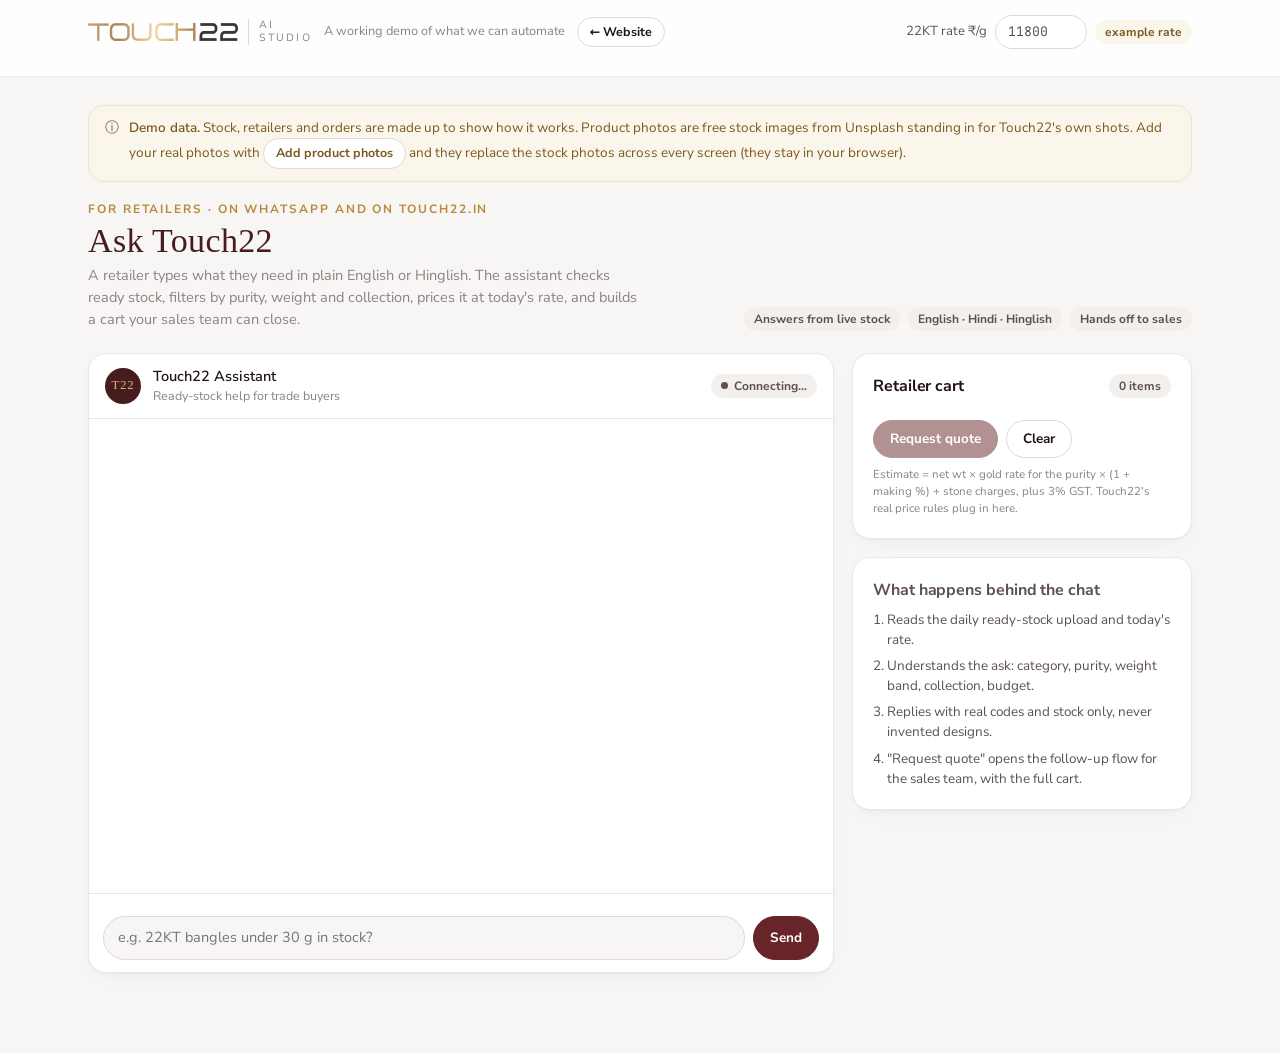
<file: demos/index.html>
<!doctype html><html lang="en"><head><meta charset="utf-8"><title>Touch22 AI Studio · Live demos</title><meta name="description" content="Interactive demos of the Touch22 AI automations: trade assistant, cart follow-up, content studio, photo studio, retailer care and Trending@Touch."><link rel="icon" href="data:image/svg+xml,%3Csvg xmlns='http://www.w3.org/2000/svg' viewBox='0 0 64 64'%3E%3Crect width='64' height='64' rx='14' fill='%23471c1f'/%3E%3Ctext x='32' y='42' font-family='Georgia' font-size='26' fill='%23d6b375' text-anchor='middle'%3E22%3C/text%3E%3C/svg%3E"><meta name=viewport content="width=device-width,initial-scale=1,viewport-fit=cover"><style>:root{color-scheme:light;box-sizing:border-box;padding-top:env(safe-area-inset-top,0px);padding-bottom:env(safe-area-inset-bottom,0px)}html{scroll-padding-top:env(safe-area-inset-top,0px)}body{margin:0;padding:0;font:14px -apple-system,BlinkMacSystemFont,sans-serif;background:#fff;color:#000}img{max-width:100%}[hidden]:not([hidden=until-found i]){display:none!important}</style></head><body>
<link rel="preconnect" href="https://fonts.googleapis.com">
<link rel="stylesheet" href="https://fonts.googleapis.com/css2?family=Nunito+Sans:opsz,wght@6..12,400;6..12,600;6..12,700;6..12,800&family=JetBrains+Mono:wght@400;500&display=swap">
<style>
/* Layout: an app shell. Brand bar + tab rail on top, one working screen per AI automation below. */
:root{
  /* Touch22 Order Desk palette: burgundy, ivory, blush and gold, light only like the live app. */
  --bg:#f7f6f4; --surface:#FFFFFF; --surface-2:#f3efed; --line:#ece6e4;
  --ink:#211316; --ink-2:#5e5052; --ink-3:#8f8183;
  --peacock:#67252a; --peacock-2:#f5eeef; --on-peacock:#FFFFFF;
  --wine:#471c1f; --blush:#e1cdd1;
  --gold:#b8893a; --gold-2:#fbf6ec; --gold-ink:#7a5a1e; --gold-soft:#d6b375;
  --wa:#DCF8C6; --wa-ink:#11291C; --wa-bg:#efe7dd;
  --good:#2f8059; --warn:#a8781c; --bad:#b8434a;
  --shadow:0 1px 2px rgba(33,19,22,.04),0 8px 24px -12px rgba(33,19,22,.08);
  --f-display:"Times New Roman",Times,"Liberation Serif",serif;
  --f-body:"Nunito Sans","Avenir Next","Avenir","Segoe UI",system-ui,sans-serif;
  --f-mono:"JetBrains Mono",ui-monospace,"SFMono-Regular",Menlo,monospace;
  color-scheme:light;
}
*{box-sizing:border-box}
[hidden]{display:none!important}
body{background:var(--bg);color:var(--ink);font-family:var(--f-body);font-size:15px;line-height:1.5}
body::before{content:"";position:fixed;inset:0 0 auto;height:env(safe-area-inset-top,0px);z-index:10;background:var(--surface)}
.wrap{max-width:1240px;margin:0 auto;padding-left:max(16px,env(safe-area-inset-left,0px));padding-right:max(16px,env(safe-area-inset-right,0px))}
h1,h2,h3{font-family:var(--f-display);font-weight:400;text-wrap:balance;margin:0;letter-spacing:.01em}
h2{font-size:1.6rem;line-height:1.2}
h3{font-size:1.1rem}
p{margin:0}
.mono{font-family:var(--f-mono);font-variant-numeric:tabular-nums}
.eyebrow{font-size:.72rem;letter-spacing:.12em;text-transform:uppercase;color:var(--ink-3);font-weight:600}
.muted{color:var(--ink-2)}
button,input,select,textarea{font:inherit;color:inherit}
button{cursor:pointer}
:focus-visible{outline:2px solid var(--peacock);outline-offset:2px}

/* Top bar */
.top{position:sticky;top:env(safe-area-inset-top,0px);z-index:9;background:var(--surface);border-bottom:1px solid var(--line)}
.brandrow{display:flex;align-items:center;gap:14px;padding-block:12px;flex-wrap:wrap}
.mark{font-family:var(--f-display);font-size:1.35rem;letter-spacing:.18em}
.mark b{color:var(--gold);font-weight:400}
.tag{font-size:.8rem;color:var(--ink-3);border-left:1px solid var(--line);padding-left:14px}
.rate{margin-left:auto;display:flex;align-items:center;gap:8px;font-size:.82rem;color:var(--ink-2)}
.rate input{width:92px;padding:5px 8px;border:1px solid var(--line);border-radius:6px;background:var(--surface-2);font-family:var(--f-mono)}
.tabs{display:flex;gap:2px;overflow-x:auto;scrollbar-width:none}
.tabs::-webkit-scrollbar{display:none}
.tab{border:0;background:none;padding:10px 14px 12px;white-space:nowrap;color:var(--ink-2);font-weight:500;border-bottom:2px solid transparent;font-size:.92rem}
.tab:hover{color:var(--ink)}
.tab[aria-selected="true"]{color:var(--peacock);border-bottom-color:var(--peacock)}
.tab .n{font-family:var(--f-mono);font-size:.7rem;color:var(--ink-3);margin-right:6px}

.note{display:flex;gap:10px;align-items:flex-start;background:var(--gold-2);color:var(--gold-ink);border-radius:8px;padding:10px 14px;font-size:.85rem;margin-top:16px}
.note strong{font-weight:600}
main{padding-block:20px 60px}
.screen-head{display:flex;justify-content:space-between;align-items:flex-end;gap:16px;flex-wrap:wrap;margin-bottom:18px}
.screen-head .lede{max-width:62ch;color:var(--ink-2);margin-top:6px}
.who{display:flex;gap:8px;flex-wrap:wrap}
.pill{display:inline-flex;align-items:center;gap:6px;font-size:.75rem;padding:3px 10px;border-radius:999px;background:var(--surface-2);color:var(--ink-2);font-weight:500;white-space:nowrap}
.pill.live{background:var(--peacock-2);color:var(--peacock)}
.pill.gold{background:var(--gold-2);color:var(--gold-ink)}
.pill.good{color:var(--good)}
.pill.warn{color:var(--warn)}
.dot{width:7px;height:7px;border-radius:50%;background:currentColor}

.panel{background:var(--surface);border:1px solid var(--line);border-radius:12px}
.btn{border:1px solid var(--line);background:var(--surface);padding:8px 14px;border-radius:8px;font-weight:600;font-size:.88rem;display:inline-flex;align-items:center;gap:6px}
.btn:hover{border-color:var(--ink-3)}
.btn.primary{background:var(--peacock);border-color:var(--peacock);color:var(--on-peacock)}
.btn.primary:hover{filter:brightness(1.08)}
.btn.small{padding:5px 10px;font-size:.8rem}
.btn:disabled{opacity:.5;cursor:not-allowed}
.chips{display:flex;gap:8px;flex-wrap:wrap}
.chip{border:1px solid var(--line);background:var(--surface);border-radius:999px;padding:6px 12px;font-size:.84rem;color:var(--ink-2);text-align:left}
.chip:hover{border-color:var(--peacock);color:var(--peacock)}
.chip[aria-pressed="true"]{background:var(--peacock);color:var(--on-peacock);border-color:var(--peacock)}

/* ASK */
.ask{display:grid;grid-template-columns:minmax(0,1fr) 340px;gap:18px;align-items:start}
.chat{display:flex;flex-direction:column;min-height:620px;overflow:hidden}
.chat-head{display:flex;align-items:center;gap:12px;padding:12px 16px;border-bottom:1px solid var(--line)}
.avatar{width:36px;height:36px;border-radius:50%;background:var(--peacock);color:var(--on-peacock);display:grid;place-items:center;font-family:var(--f-display);font-size:.8rem;letter-spacing:.06em;flex:none}
.chat-head .t{font-weight:600}
.chat-head .s{font-size:.78rem;color:var(--ink-3)}
.chat-head .pill{margin-left:auto}
.log{flex:1;overflow-y:auto;padding:18px 16px;display:flex;flex-direction:column;gap:14px;max-height:640px}
.msg{max-width:88%;display:flex;flex-direction:column;gap:8px}
.msg.me{align-self:flex-end;align-items:flex-end}
.bubble{padding:10px 14px;border-radius:14px;background:var(--surface-2);font-size:.93rem;white-space:pre-wrap;overflow-wrap:anywhere}
.msg.me .bubble{background:var(--peacock);color:var(--on-peacock);border-bottom-right-radius:4px}
.msg.bot .bubble{border-bottom-left-radius:4px}
.bubble ul{margin:4px 0;padding-left:18px;white-space:normal}
.src{font-size:.72rem;color:var(--ink-3)}
.typing{display:inline-flex;gap:4px}
.typing i{width:6px;height:6px;border-radius:50%;background:var(--ink-3);animation:bl 1s infinite}
.typing i:nth-child(2){animation-delay:.15s}.typing i:nth-child(3){animation-delay:.3s}
@keyframes bl{0%,100%{opacity:.25}50%{opacity:1}}
.cards{display:grid;grid-template-columns:repeat(auto-fill,minmax(150px,1fr));gap:10px;width:100%}
.pcard{background:var(--surface);border:1px solid var(--line);border-radius:10px;overflow:hidden;display:flex;flex-direction:column}
.pimg{aspect-ratio:1/1;max-width:100%;background:var(--surface-2);position:relative}
.pimg svg,.pimg img{width:100%;height:100%;display:block;object-fit:cover}
.pimg .lbl{position:absolute;left:6px;bottom:6px;font-size:.62rem;background:rgba(0,0,0,.45);color:#fff;padding:1px 6px;border-radius:4px;letter-spacing:.04em}
.pbody{padding:8px 10px 10px;display:flex;flex-direction:column;gap:4px;flex:1}
.pcode{font-family:var(--f-mono);font-size:.72rem;color:var(--ink-3)}
.pname{font-weight:600;font-size:.86rem;line-height:1.25}
.pmeta{font-size:.76rem;color:var(--ink-2);font-family:var(--f-mono)}
.pfoot{display:flex;justify-content:space-between;align-items:center;margin-top:auto;padding-top:6px;gap:6px}
.stock{font-size:.72rem;font-weight:600}
.stock.ok{color:var(--good)}.stock.low{color:var(--warn)}.stock.out{color:var(--bad)}
.composer{border-top:1px solid var(--line);padding:12px 14px;display:flex;flex-direction:column;gap:10px}
.composer form{display:flex;gap:8px}
.composer input{flex:1;min-width:0;padding:10px 14px;border:1px solid var(--line);border-radius:999px;background:var(--surface-2)}
.side{display:flex;flex-direction:column;gap:18px}
.side .panel{padding:16px}
.cartline{display:grid;grid-template-columns:42px minmax(0,1fr) auto;gap:10px;align-items:center;padding-block:8px;border-bottom:1px solid var(--line)}
.cartline:last-child{border-bottom:0}
.thumb{width:42px;height:42px;border-radius:6px;overflow:hidden;background:var(--surface-2)}
.thumb svg,.thumb img{width:100%;height:100%;display:block;object-fit:cover}
.qty{display:flex;align-items:center;gap:4px}
.qty button{width:22px;height:22px;border-radius:5px;border:1px solid var(--line);background:var(--surface);line-height:1;padding:0}
.totals{display:grid;grid-template-columns:1fr auto;gap:4px 12px;font-size:.85rem;margin-top:10px}
.totals .big{font-weight:700;font-size:1rem}
.empty{color:var(--ink-3);font-size:.85rem;padding-block:8px}
.how{font-size:.84rem;color:var(--ink-2);display:flex;flex-direction:column;gap:8px}
.how li{margin-left:-4px}
.how ol{margin:0;padding-left:18px;display:flex;flex-direction:column;gap:6px}

/* FLOW */
.flow{display:grid;grid-template-columns:minmax(0,1.1fr) 340px minmax(0,1fr);gap:18px;align-items:start}
.steps{padding:8px 0}
.step{display:grid;grid-template-columns:70px 22px minmax(0,1fr);gap:10px;padding:10px 16px;border:0;background:none;text-align:left;width:100%;opacity:.45}
.step.on{opacity:1}
.step.cur{background:var(--peacock-2)}
.step .tm{font-family:var(--f-mono);font-size:.75rem;color:var(--ink-3);padding-top:2px}
.step .ic{width:22px;height:22px;border-radius:50%;border:2px solid var(--line);display:grid;place-items:center;font-size:.7rem;background:var(--surface)}
.step.on .ic{border-color:var(--peacock);background:var(--peacock);color:var(--on-peacock)}
.step .tt{font-weight:600;font-size:.9rem}
.step .dd{font-size:.82rem;color:var(--ink-2)}
.phone{background:var(--wa-bg);border-radius:22px;border:8px solid var(--ink);overflow:hidden;display:flex;flex-direction:column;height:600px}
.phone-top{background:#075E54;color:#fff;padding:10px 12px;display:flex;align-items:center;gap:10px;font-size:.85rem}
.phone-top .avatar{width:30px;height:30px;background:#fff;color:#075E54;font-size:.65rem}
.phone-log{flex:1;overflow-y:auto;padding:12px;display:flex;flex-direction:column;gap:8px}
.wa{max-width:85%;padding:7px 10px 4px;border-radius:8px;font-size:.82rem;white-space:pre-wrap;background:var(--surface);color:var(--ink);box-shadow:0 1px 1px rgba(0,0,0,.08)}
.wa.out{align-self:flex-end;background:var(--wa);color:var(--wa-ink)}
.wa .when{display:block;text-align:right;font-size:.62rem;opacity:.6;margin-top:2px}
.wa .btns{display:flex;gap:6px;margin-top:6px;flex-wrap:wrap}
.wa .btns span{border:1px solid currentColor;border-radius:6px;padding:2px 8px;font-size:.72rem;opacity:.8}
.salescard{padding:16px;display:flex;flex-direction:column;gap:12px}
.kv{display:grid;grid-template-columns:auto 1fr;gap:4px 12px;font-size:.84rem}
.kv dt{color:var(--ink-3)}
.kv dd{margin:0;font-weight:500}
.hl{background:var(--gold-2);color:var(--gold-ink);border-radius:8px;padding:10px 12px;font-size:.84rem}
.retailers{display:flex;gap:8px;flex-wrap:wrap;margin-bottom:14px}

/* STUDIO */
.studio{display:grid;grid-template-columns:300px minmax(0,1fr);gap:18px;align-items:start}
.controls{padding:16px;display:flex;flex-direction:column;gap:16px}
.field{display:flex;flex-direction:column;gap:6px}
.field label,.field .lab{font-size:.78rem;font-weight:600;color:var(--ink-2)}
select,textarea,.field input[type=text]{padding:8px 10px;border:1px solid var(--line);border-radius:8px;background:var(--surface-2);width:100%}
textarea{resize:vertical;min-height:90px;font-size:.88rem}
.igwrap{display:grid;grid-template-columns:minmax(0,380px) minmax(0,1fr);gap:18px;align-items:start}
.ig{background:var(--surface);border:1px solid var(--line);border-radius:12px;overflow:hidden}
.ig-h{display:flex;align-items:center;gap:8px;padding:10px 12px;font-size:.85rem;font-weight:600}
.ig-h .avatar{width:28px;height:28px;font-size:.55rem}
.ig-img{aspect-ratio:1/1;max-width:100%;position:relative;background:var(--surface-2)}
.ig-img svg,.ig-img img{width:100%;height:100%;display:block;object-fit:cover}
.ig-img .slide{position:absolute;top:10px;right:10px;background:rgba(0,0,0,.55);color:#fff;font-size:.7rem;padding:2px 8px;border-radius:999px}
.ig-img .ovl{position:absolute;left:0;right:0;bottom:0;padding:16px;background:linear-gradient(transparent,rgba(0,0,0,.6));color:#fff;font-family:var(--f-display);font-size:1.2rem;letter-spacing:.04em}
.ig-dots{display:flex;justify-content:center;gap:4px;padding:8px}
.ig-dots i{width:6px;height:6px;border-radius:50%;background:var(--line)}
.ig-dots i.on{background:var(--peacock)}
.ig-cap{padding:0 12px 14px;font-size:.86rem;white-space:pre-wrap}
.ig-cap b{font-weight:600}
.kw{display:flex;gap:6px;flex-wrap:wrap;margin-top:8px}
.kw span{font-size:.75rem;background:var(--peacock-2);color:var(--peacock);padding:2px 8px;border-radius:4px}
.cal{display:grid;grid-template-columns:repeat(7,minmax(0,1fr));gap:6px}
.cal div{background:var(--surface-2);border-radius:8px;padding:8px;min-height:84px;font-size:.74rem;display:flex;flex-direction:column;gap:4px}
.cal div b{font-family:var(--f-mono);font-weight:500;color:var(--ink-3)}
.cal .slot{background:var(--surface);border:1px solid var(--line);border-radius:5px;padding:3px 5px}
.cal .slot.new{border-color:var(--peacock);color:var(--peacock);font-weight:600}
.slides{display:flex;gap:6px;overflow-x:auto;padding-bottom:4px}
.slides button{flex:none;border:1px solid var(--line);background:var(--surface);border-radius:6px;padding:4px 10px;font-size:.78rem}
.slides button[aria-pressed="true"]{border-color:var(--peacock);color:var(--peacock);font-weight:600}

/* PHOTO */
.photo{display:grid;grid-template-columns:300px minmax(0,1fr);gap:18px;align-items:start}
.canvases{display:grid;grid-template-columns:1fr 1fr;gap:14px}
.cv{display:flex;flex-direction:column;gap:6px}
.cv canvas{width:100%;max-width:100%;aspect-ratio:1/1;border-radius:10px;border:1px solid var(--line);background:var(--surface-2);display:block}
.drop{border:1.5px dashed var(--line);border-radius:10px;padding:14px;text-align:center;font-size:.84rem;color:var(--ink-2);display:block;cursor:pointer}
.drop:hover{border-color:var(--peacock)}
.drop input{display:none}
.bgs{display:grid;grid-template-columns:repeat(3,1fr);gap:6px}
.bgs button{border:2px solid transparent;border-radius:8px;padding:0;overflow:hidden;background:none}
.bgs button[aria-pressed="true"]{border-color:var(--peacock)}
.bgs canvas{width:100%;aspect-ratio:1/1;display:block}
.bgs span{display:block;font-size:.68rem;padding:2px 0;color:var(--ink-2)}
.check{display:flex;gap:10px;align-items:flex-start;font-size:.84rem;padding:12px 14px}
.check .ok{color:var(--good);font-weight:700}
input[type=range]{width:100%;accent-color:var(--peacock)}

/* CRM */
.crm{display:grid;grid-template-columns:minmax(0,1fr) minmax(0,1.1fr);gap:18px;align-items:start}
.queue{padding:6px 0}
.qi{display:grid;grid-template-columns:52px minmax(0,1fr) auto;gap:12px;align-items:center;padding:10px 16px;border:0;background:none;width:100%;text-align:left;border-bottom:1px solid var(--line)}
.qi:last-child{border-bottom:0}
.qi[aria-pressed="true"]{background:var(--peacock-2)}
.date{text-align:center;border:1px solid var(--line);border-radius:8px;padding:4px 0;background:var(--surface)}
.date b{display:block;font-family:var(--f-mono);font-size:1rem;font-weight:500}
.date span{font-size:.62rem;text-transform:uppercase;letter-spacing:.1em;color:var(--ink-3)}
.qi .t{font-weight:600;font-size:.9rem}
.qi .d{font-size:.8rem;color:var(--ink-2)}
.status{font-size:.72rem;font-weight:600;padding:2px 8px;border-radius:999px;white-space:nowrap}
.status.draft{background:var(--gold-2);color:var(--gold-ink)}
.status.done{background:var(--peacock-2);color:var(--peacock)}
.status.human{background:var(--surface-2);color:var(--ink-2)}
.editor{padding:16px;display:flex;flex-direction:column;gap:12px}

/* TREND */
.trend{display:grid;grid-template-columns:minmax(0,1.4fr) minmax(0,1fr);gap:18px;align-items:start}
.chartbox{padding:16px;overflow-x:auto}
.chartbox svg{display:block;width:100%;min-width:480px;height:auto}
.chartbox text{fill:var(--ink-2);font-family:var(--f-body);font-size:12px}
.chartbox .val{fill:var(--ink);font-family:var(--f-mono);font-size:11px}
.chartbox .grid{stroke:var(--line);stroke-width:1}
.chartbox .bar{fill:var(--peacock)}
.chartbox .bar.top{fill:var(--gold)}
.tt-grid{display:grid;grid-template-columns:repeat(3,minmax(0,1fr));gap:10px}
.tt-grid .pcard .pbody{padding:6px 8px}

/* ROADMAP */
.road{display:grid;grid-template-columns:repeat(auto-fill,minmax(280px,1fr));gap:14px}
.ritem{padding:16px;display:flex;flex-direction:column;gap:10px}
.ritem .rn{display:flex;justify-content:space-between;align-items:center;gap:8px}
.ritem p{font-size:.86rem;color:var(--ink-2)}
.ritem .meta{display:grid;grid-template-columns:auto 1fr;gap:3px 10px;font-size:.78rem}
.ritem .meta dt{color:var(--ink-3)}
.ritem .meta dd{margin:0}
.ritem a{color:var(--peacock);font-weight:600;font-size:.84rem;text-decoration:none}
.phases{display:grid;grid-template-columns:repeat(3,minmax(0,1fr));gap:14px;margin-top:22px}
.phase{padding:16px}
.phase ul{margin:8px 0 0;padding-left:18px;font-size:.86rem;color:var(--ink-2);display:flex;flex-direction:column;gap:4px}
.qs{margin-top:22px;padding:16px}
.qs ol{margin:8px 0 0;padding-left:20px;font-size:.88rem;display:flex;flex-direction:column;gap:6px}

.toast{position:fixed;left:50%;bottom:calc(20px + env(safe-area-inset-bottom,0px));transform:translateX(-50%);background:var(--ink);color:var(--bg);padding:10px 16px;border-radius:8px;font-size:.86rem;z-index:20;box-shadow:var(--shadow);max-width:calc(100% - 32px)}

@media (max-width:1100px){
  .flow{grid-template-columns:minmax(0,1fr) 320px}
  .flow .salescard{grid-column:1/-1}
}
@media (max-width:900px){
  .ask,.studio,.photo,.crm,.trend,.igwrap{grid-template-columns:minmax(0,1fr)}
  .flow{grid-template-columns:minmax(0,1fr)}
  .phone{height:520px;max-width:380px;width:100%;margin:0 auto}
  .phases{grid-template-columns:minmax(0,1fr)}
  .chat{min-height:520px}
  .tag{display:none}
}
@media (max-width:560px){
  .cal{grid-template-columns:repeat(4,minmax(0,1fr))}
  .tt-grid{grid-template-columns:repeat(2,minmax(0,1fr))}
  .canvases{grid-template-columns:1fr}
  .rate{margin-left:0;width:100%}
  .msg{max-width:100%}
}

/* ---- Look of the live Touch22 Order Desk app ---- */
body{font-size:14.5px;-webkit-font-smoothing:antialiased}
body::before{background:rgba(255,255,255,.9)}
.wrap{max-width:1152px;padding-left:max(24px,env(safe-area-inset-left,0px));padding-right:max(24px,env(safe-area-inset-right,0px))}
.top{background:rgba(255,255,255,.85);backdrop-filter:blur(12px) saturate(1.5);-webkit-backdrop-filter:blur(12px) saturate(1.5);border-bottom:1px solid rgba(236,230,228,.7)}
.brandrow{min-height:64px;padding-block:10px;gap:12px}
.logo{display:flex;align-items:center;gap:10px;text-decoration:none;flex:none}
.logo img{height:18px;width:auto;display:block}
.logo span{font-size:10.5px;letter-spacing:.2em;text-transform:uppercase;color:var(--ink-3);border-left:1px solid #e0d8d6;padding-left:10px;line-height:1.2}
.tag{border-left:0;padding-left:0}
.rate input{border-radius:999px;padding:6px 12px;background:#fff;border-color:#e0d8d6}
.tabs{gap:4px;padding:0 0 12px;justify-content:center}
.tab{border:0;border-radius:999px;padding:8px 16px;font-weight:600;font-size:14px;color:rgba(33,19,22,.7);transition:background .3s,color .3s,box-shadow .3s}
.tab:hover{background:var(--peacock-2);color:var(--peacock)}
.tab[aria-selected="true"]{background:var(--peacock);color:#fff;border:0;box-shadow:0 6px 16px -8px rgba(103,37,42,.7)}
.tab .n{display:none}
main{padding-block:28px 80px}
.note{background:var(--gold-2);border:1px solid #f0e2c4;border-radius:16px;padding:12px 16px;font-size:13.5px;margin-top:0}
.screen{animation:rise .45s cubic-bezier(.22,1,.36,1)}
@keyframes rise{from{opacity:0;transform:translateY(12px)}}
.screen-head{margin-bottom:22px}
.screen-head h2{font-size:34px;line-height:1.1;color:var(--wine)}
.screen-head .lede{color:var(--ink-3);margin-top:6px}
.eyebrow{font-size:12px;font-weight:700;letter-spacing:.16em;color:var(--gold);margin-bottom:4px}
h3{font-family:var(--f-body);font-weight:700;font-size:16px;letter-spacing:-.005em}
.panel{border-radius:18px;box-shadow:var(--shadow)}
.side .panel,.controls,.editor,.salescard,.ritem,.phase,.qs,.chartbox{padding:20px}
.btn{border-radius:999px;border-color:#e0d8d6;padding:8px 16px;font-weight:700;font-size:13.5px;transition:background .2s,border-color .2s,color .2s,box-shadow .2s}
.btn:hover{border-color:var(--peacock);color:var(--peacock)}
.btn.primary:hover{background:var(--wine);border-color:var(--wine);color:#fff;filter:none;box-shadow:0 6px 16px -6px rgba(103,37,42,.55)}
.btn:active{transform:scale(.97)}
.btn.small{padding:5px 12px;font-size:12.5px}
.chip{border-color:#e0d8d6;font-weight:600;font-size:13px}
.pill{font-weight:700;font-size:12px}
.pill.gold{background:var(--gold-2);color:var(--gold-ink)}
.avatar{background:var(--wine);color:var(--gold-soft);font-family:var(--f-display)}
.msg.me .bubble{background:var(--peacock)}
.bubble{border-radius:16px}
.composer input,select,textarea,.field input[type=text]{border-color:#e0d8d6;background:#fff}
.composer input{background:var(--bg)}
select,textarea,.field input[type=text]{border-radius:12px}
.pcard,.ig,.fc{border-radius:14px}
.step .ic{border-color:#e0d8d6}
.step.cur{background:var(--peacock-2);border-radius:12px}
.qi[aria-pressed="true"]{background:var(--peacock-2)}
.date{border-radius:12px}
.hl{background:var(--gold-2);border:1px solid #f0e2c4;border-radius:12px}
.chartbox .bar.top{fill:var(--gold-soft)}
.toast{background:var(--wine);color:#fff;border:1px solid var(--blush);border-radius:999px;font-weight:600;padding:10px 18px}
.kw span{border-radius:999px}
@media (max-width:900px){.tabs{justify-content:flex-start}.logo span{display:none}}
@media (prefers-reduced-motion:reduce){*{animation:none!important;transition:none!important}}
</style>

<header class="top">
  <div class="wrap">
    <div class="brandrow">
      <a class="logo" href="../index.html" title="Back to Touch22 home"><img src="img/word-dark.png" alt="Touch22"><span>AI<br>Studio</span></a>
      <div class="tag">A working demo of what we can automate</div><a class="btn small" href="../index.html" style="text-decoration:none;color:inherit">← Website</a>
      <div class="rate"><label for="rate22">22KT rate ₹/g</label><input id="rate22" type="number" value="11800" step="10" min="1000"><span class="pill gold">example rate</span></div>
    </div>
    <nav class="tabs" role="tablist" aria-label="Demo screens" id="tabs"></nav>
  </div>
</header>

<main class="wrap">
  <div class="note" id="dataNote"><span>ⓘ</span><span><strong>Demo data.</strong> Stock, retailers and orders are made up to show how it works. Product photos are free stock images from Unsplash standing in for Touch22's own shots. Add your real photos with <button class="btn small" id="addPhotosBtn" type="button">Add product photos</button> and they replace the stock photos across every screen (they stay in your browser).<input type="file" id="addPhotos" accept="image/*" multiple hidden></span></div>

  <!-- 1 ASK -->
  <section id="s-ask" class="screen" role="tabpanel">
    <div class="screen-head" style="margin-top:18px">
      <div>
        <div class="eyebrow">For retailers · on WhatsApp and on touch22.in</div>
        <h2>Ask Touch22</h2>
        <p class="lede">A retailer types what they need in plain English or Hinglish. The assistant checks ready stock, filters by purity, weight and collection, prices it at today's rate, and builds a cart your sales team can close.</p>
      </div>
      <div class="who"><span class="pill">Answers from live stock</span><span class="pill">English · Hindi · Hinglish</span><span class="pill">Hands off to sales</span></div>
    </div>
    <div class="ask">
      <div class="panel chat">
        <div class="chat-head">
          <div class="avatar">T22</div>
          <div><div class="t">Touch22 Assistant</div><div class="s">Ready-stock help for trade buyers</div></div>
          <span class="pill" id="aiMode"><span class="dot"></span>Connecting…</span>
        </div>
        <div class="log" id="log" aria-live="polite"></div>
        <div class="composer">
          <div class="chips" id="suggest"></div>
          <form id="askForm"><input id="askInput" autocomplete="off" placeholder="e.g. 22KT bangles under 30 g in stock?"><button class="btn primary" type="submit" id="askBtn">Send</button></form>
        </div>
      </div>
      <aside class="side">
        <div class="panel">
          <div style="display:flex;justify-content:space-between;align-items:center;margin-bottom:6px"><h3>Retailer cart</h3><span class="pill" id="cartCount">0 items</span></div>
          <div id="cartLines"></div>
          <div class="totals" id="cartTotals"></div>
          <div style="display:flex;gap:8px;margin-top:12px;flex-wrap:wrap">
            <button class="btn primary" id="sendQuote" type="button" disabled>Request quote</button>
            <button class="btn" id="clearCart" type="button">Clear</button>
          </div>
          <p class="src" style="margin-top:8px">Estimate = net wt × gold rate for the purity × (1 + making %) + stone charges, plus 3% GST. Touch22's real price rules plug in here.</p>
        </div>
        <div class="panel how">
          <h3>What happens behind the chat</h3>
          <ol>
            <li>Reads the daily ready-stock upload and today's rate.</li>
            <li>Understands the ask: category, purity, weight band, collection, budget.</li>
            <li>Replies with real codes and stock only, never invented designs.</li>
            <li>"Request quote" opens the follow-up flow for the sales team, with the full cart.</li>
          </ol>
        </div>
      </aside>
    </div>
  </section>

  <!-- 2 FLOW -->
  <section id="s-flow" class="screen" role="tabpanel" hidden>
    <div class="screen-head" style="margin-top:18px">
      <div>
        <div class="eyebrow">For the sales team · replaces manual cart chasing</div>
        <h2>Cart follow-up on autopilot</h2>
        <p class="lede">Every cart on touch22.in starts a sequence: an instant WhatsApp acknowledgement, a reminder if it goes quiet, and a ready-made brief for the salesperson who closes it.</p>
      </div>
      <button class="btn primary" id="playFlow" type="button">▶ Play the sequence</button>
    </div>
    <div class="retailers" id="retailerPick"></div>
    <div class="flow">
      <div class="panel steps" id="steps"></div>
      <div class="phone">
        <div class="phone-top"><div class="avatar">T22</div><div><div style="font-weight:600" id="waName">Touch22 Gold</div><div style="font-size:.7rem;opacity:.8">WhatsApp Business · verified</div></div></div>
        <div class="phone-log" id="waLog"></div>
      </div>
      <div class="panel salescard" id="salesCard"></div>
    </div>
  </section>

  <!-- 3 CONTENT -->
  <section id="s-content" class="screen" role="tabpanel" hidden>
    <div class="screen-head" style="margin-top:18px">
      <div>
        <div class="eyebrow">For marketing · from the daily stock upload to Instagram</div>
        <h2>Content studio</h2>
        <p class="lede">Pick a design from today's stock and the studio drafts the post in Touch22's voice: premium, short, Hinglish where it fits, and no more than 8 keywords instead of a hashtag dump. Someone approves it before anything goes live.</p>
      </div>
    </div>
    <div class="studio">
      <div class="panel controls">
        <div class="field"><label for="cProduct">Design</label><select id="cProduct"></select></div>
        <div class="field"><span class="lab">Format</span><div class="chips" id="cFormat"></div></div>
        <div class="field"><span class="lab">Language</span><div class="chips" id="cLang"></div></div>
        <div class="field"><span class="lab">Angle</span><div class="chips" id="cAngle"></div></div>
        <button class="btn primary" id="cGo" type="button">Draft the post</button>
        <p class="src" id="cSrc"></p>
      </div>
      <div style="display:flex;flex-direction:column;gap:18px;min-width:0">
        <div class="igwrap">
          <div class="ig">
            <div class="ig-h"><div class="avatar">T22</div>touch22.in<span class="muted" style="font-weight:400;margin-left:auto;font-size:.75rem" id="igWhen"></span></div>
            <div class="ig-img" id="igImg"></div>
            <div class="ig-dots" id="igDots"></div>
            <div class="ig-cap" id="igCap"></div>
          </div>
          <div class="panel" style="padding:16px;display:flex;flex-direction:column;gap:12px;min-width:0">
            <h3 id="cOutTitle">Draft</h3>
            <div class="slides" id="cSlides"></div>
            <div class="field"><label for="cText">Edit before approving</label><textarea id="cText" rows="9"></textarea></div>
            <div style="display:flex;gap:8px;flex-wrap:wrap"><button class="btn primary" id="cApprove" type="button">Approve and schedule</button><button class="btn" id="cCopy" type="button">Copy text</button></div>
          </div>
        </div>
        <div class="panel" style="padding:16px">
          <div style="display:flex;justify-content:space-between;align-items:center;gap:10px;flex-wrap:wrap;margin-bottom:10px"><h3>Posting week</h3><span class="src">Approved drafts land in the next open slot</span></div>
          <div class="cal" id="cal"></div>
        </div>
      </div>
    </div>
  </section>

  <!-- 4 PHOTO -->
  <section id="s-photo" class="screen" role="tabpanel" hidden>
    <div class="screen-head" style="margin-top:18px">
      <div>
        <div class="eyebrow">For catalogue and Instagram · fixes the "AI changed my ring" problem</div>
        <h2>Photo studio that keeps the design exact</h2>
        <p class="lede">Generative tools redraw the jewellery and change the shape of rings and earrings. This studio cuts the real piece out of your photo and places it on a new backdrop with a soft shadow. The jewellery pixels are copied, never redrawn.</p>
      </div>
    </div>
    <div class="photo">
      <div class="panel controls">
        <label class="drop" for="phFile">Drop or choose a product photo<br><span class="src">Best on a plain light background. Stays in your browser.</span><input type="file" id="phFile" accept="image/*"></label>
        <div class="field"><label for="phSample">Or use a sample design</label><select id="phSample"></select></div>
        <div class="field"><span class="lab">Backdrop</span><div class="bgs" id="bgs"></div></div>
        <div class="field"><label for="phTol">Background removal strength</label><input type="range" id="phTol" min="5" max="120" value="48"></div>
        <div class="field"><label for="phScale">Size on backdrop</label><input type="range" id="phScale" min="40" max="100" value="78"></div>
        <button class="btn primary" id="phSave" type="button" hidden>Save image</button>
      </div>
      <div style="display:flex;flex-direction:column;gap:14px;min-width:0">
        <div class="canvases">
          <div class="cv"><span class="eyebrow">Original</span><canvas id="cvIn" width="800" height="800"></canvas></div>
          <div class="cv"><span class="eyebrow">Studio output</span><canvas id="cvOut" width="800" height="800"></canvas></div>
        </div>
        <div class="panel check" id="phCheck"></div>
      </div>
    </div>
  </section>

  <!-- 5 CRM -->
  <section id="s-crm" class="screen" role="tabpanel" hidden>
    <div class="screen-head" style="margin-top:18px">
      <div>
        <div class="eyebrow">For relationships · the next 30 days</div>
        <h2>Retailer care</h2>
        <p class="lede">Birthdays, store anniversaries, festival wishes and reorder nudges, drafted from the client list and past orders. The team approves each one; condolence messages are always written by a person.</p>
      </div>
      <button class="btn" id="approveAll" type="button">Approve all routine drafts</button>
    </div>
    <div class="crm">
      <div class="panel queue" id="queue"></div>
      <div class="panel editor" id="editor"></div>
    </div>
  </section>

  <!-- 6 TREND -->
  <section id="s-trend" class="screen" role="tabpanel" hidden>
    <div class="screen-head" style="margin-top:18px">
      <div>
        <div class="eyebrow">For Trending@Touch · computed, not hand-picked</div>
        <h2>Trending@Touch, September 2026</h2>
        <p class="lede">Each month the system ranks designs by orders and cart adds across all retailers, flags what is rising, and drafts the Trending@Touch section for the website and a post.</p>
      </div>
      <div class="chips" id="trendMode"></div>
    </div>
    <div class="trend">
      <div class="panel chartbox" id="chart"></div>
      <div class="panel" style="padding:16px;display:flex;flex-direction:column;gap:12px">
        <h3>Drafted section</h3>
        <p class="muted" id="trendText" style="font-size:.9rem"></p>
        <div class="tt-grid" id="ttGrid"></div>
      </div>
    </div>
  </section>

  <!-- 7 ROADMAP -->
  <section id="s-road" class="screen" role="tabpanel" hidden>
    <div class="screen-head" style="margin-top:18px">
      <div>
        <div class="eyebrow">The full plan</div>
        <h2>Everything we can automate for Touch22</h2>
        <p class="lede">Seven automations, ranked by how much time or revenue they win back. The first five are clickable in this demo.</p>
      </div>
    </div>
    <div class="road" id="road"></div>
    <div class="phases">
      <div class="panel phase"><div class="eyebrow">Phase 1</div><h3>Sell faster</h3><ul><li>Ask Touch22 assistant on WhatsApp and the portal</li><li>Cart follow-up sequence</li><li>Daily rate and stock sync</li></ul></div>
      <div class="panel phase"><div class="eyebrow">Phase 2</div><h3>Look better</h3><ul><li>Photo studio for catalogue and posts</li><li>Content studio and posting calendar</li><li>Trending@Touch from real data</li></ul></div>
      <div class="panel phase"><div class="eyebrow">Phase 3</div><h3>Grow</h3><ul><li>Retailer care and reorder nudges</li><li>Export lead research and outreach drafts</li><li>HR and back-office trackers</li></ul></div>
    </div>
    <div class="panel qs"><h3>What we need from Touch22 to build it</h3><ol>
      <li>Which platform runs touch22.in, and can it send cart and order events (webhook or daily export)?</li>
      <li>Is WhatsApp Business API set up, and which number should the assistant use?</li>
      <li>Which billing or stock software do you use (for example Omunim, Gati, Jewel Soft), and can it export stock daily?</li>
      <li>Your pricing rules: making charges, wastage or touch, and stone charges by category.</li>
      <li>Who approves Instagram posts and retailer messages today, and how many posts a week you want.</li>
      <li>A folder of your original product photos (the same ones on Instagram) to load into the studio.</li>
    </ol></div>
  </section>
</main>
<div class="toast" id="toast" hidden></div>

<script>
(()=>{
"use strict";
const $=s=>document.querySelector(s), $$=s=>[...document.querySelectorAll(s)];
const esc=s=>String(s).replace(/[&<>"']/g,c=>({"&":"&amp;","<":"&lt;",">":"&gt;",'"':"&quot;","'":"&#39;"}[c]));
const inr=n=>"₹"+Math.round(n).toLocaleString("en-IN");
let toastT; function toast(m){const t=$("#toast");t.textContent=m;t.hidden=false;clearTimeout(toastT);toastT=setTimeout(()=>t.hidden=true,2600);}

/* ---------- Sample catalogue ---------- */
const FIN={22:.916,18:.75,9:.375};
const P=[
 ["T22-BG-104","Machine-cut kada pair","Core","bangle",22,28.4,28.4,"Plain",8,0,14,"bangle","y",true],
 ["T22-BG-118","Rose gold slim bangles (set of 4)","Core","bangle",18,22.1,22.1,"Plain",10,0,6,"bangle","r",false],
 ["T22-BG-131","ELIRA CZ eternity bangle","ELIRA","bangle",18,18.6,17.2,"CZ",14,3200,3,"bangle","y",true],
 ["T22-BG-140","NAAZ Turkish broad kada","NAAZ","bangle",22,41.8,40.9,"Colour stones",13,4500,2,"bangle","y",false],
 ["T22-RG-207","ELIRA solitaire-look CZ ring","ELIRA","ring",18,4.2,3.9,"CZ",15,1200,22,"ring","y",true],
 ["T22-RG-212","NAVYA moissanite halo ring","NAVYA","ring",18,5.1,4.6,"Moissanite",16,9800,7,"ring","y",true],
 ["T22-RG-219","Men's signet ring, matte","Men","ring",22,9.8,9.8,"Plain",9,0,11,"ring","y",false],
 ["T22-RG-225","Couple bands, 9KT gifting pair","Gifting","bands",9,6.4,6.4,"Plain",12,0,30,"bands","r",true],
 ["T22-RG-231","Mangalsutra ring, black bead","Core","ring",18,3.6,3.4,"Black beads",12,300,0,"ring","y",false],
 ["T22-ER-305","ELIRA CZ drop earrings","ELIRA","earring",18,6.8,6.1,"CZ",15,1800,16,"drop","y",true],
 ["T22-ER-311","NAVYA moissanite studs","NAVYA","earring",18,3.2,2.9,"Moissanite",16,7600,9,"stud","y",false],
 ["T22-ER-318","Casting jhumka, temple motif","Core","earring",22,14.6,14.6,"Plain",11,0,5,"jhumka","y",true],
 ["T22-ER-322","Rose gold ear cuff","Core","earring",18,2.4,2.4,"Plain",13,0,18,"cuff","r",true],
 ["T22-ER-329","NAAZ Turkish chandbali","NAAZ","earring",22,19.2,18.4,"Colour stones",14,3800,2,"jhumka","y",false],
 ["T22-MS-402","Short mangalsutra, CZ pendant","Core","mangalsutra",22,12.4,11.9,"CZ",11,900,10,"mangal","y",true],
 ["T22-MS-409","NAVYA moissanite mangalsutra","NAVYA","mangalsutra",18,10.8,9.9,"Moissanite",16,14500,4,"mangal","y",false],
 ["T22-MS-415","Long mangalsutra, plain vati","Core","mangalsutra",22,21.5,21.5,"Plain",9,0,6,"mangal","y",false],
 ["T22-CH-503","Men's curb chain 22\"","Men","chain",22,24.6,24.6,"Plain",7,0,12,"chain","y",true],
 ["T22-CH-508","Rope chain 18\"","Core","chain",22,11.2,11.2,"Plain",7,0,20,"chain","y",false],
 ["T22-PD-604","ELIRA CZ floral pendant","ELIRA","pendant",18,3.9,3.5,"CZ",15,1100,14,"pendant","y",false],
 ["T22-BR-702","Men's link bracelet","Men","bracelet",22,18.3,18.3,"Plain",8,0,8,"bracelet","y",true],
 ["T22-BR-709","Rose gold CZ bracelet","ELIRA","bracelet",18,8.7,8.0,"CZ",14,2100,1,"bracelet","r",false],
 ["T22-BR-714","Men's brooch, lapel","Men","pendant",22,7.4,7.1,"CZ",12,800,3,"brooch","y",false],
 ["T22-BG-150","Lightweight daily bangles (pair)","Core","bangle",22,16.2,16.2,"Plain",9,0,25,"bangle","y",true],
].map((r,i)=>({code:r[0],name:r[1],col:r[2],cat:r[3],kt:r[4],gw:r[5],nw:r[6],stone:r[7],mk:r[8],stoneCh:r[9],stock:r[10],art:r[11],metal:r[12],isNew:r[13],i}));
const byCode=c=>P.find(p=>p.code.toLowerCase()===String(c).trim().toLowerCase());
const rate22=()=>Math.max(1000,Number($("#rate22").value)||11800);
const rateFor=kt=>rate22()/FIN[22]*FIN[kt];
const price=p=>p.nw*rateFor(p.kt)*(1+p.mk/100)+p.stoneCh;
const stockTag=p=>p.stock===0?'<span class="stock out">Made to order</span>':p.stock<=3?`<span class="stock low">Only ${p.stock} left</span>`:`<span class="stock ok">${p.stock} in stock</span>`;

/* ---------- Illustrations (stand-ins for real photos) ---------- */
const photos={}; // product index -> image URL (stock photo, or the user's own upload)
const uploaded=new Set(); // product indexes whose photo came from the user (safe to cut out on a canvas)
const STOCK={"T22-BG-104":"1758995116383-f51775896add","T22-BG-118":"1679156271456-d6068c543ee7","T22-BG-131":"1638617501607-5dfb8b079ebf","T22-BG-140":"1787769499046-8a94b2de1f62","T22-RG-207":"1611955167811-4711904bb9f8","T22-RG-212":"1631982686092-e6561a853187","T22-RG-219":"1598560917807-1bae44bd2be8","T22-RG-225":"1622398925373-3f91b1e275f5","T22-RG-231":"1655707063513-a08dad26440e","T22-ER-305":"1705326453273-1c35d7dad309","T22-ER-311":"1705326453282-e4e1b78f5fea","T22-ER-318":"1705326454933-9685fc6888e1","T22-ER-322":"1782400027260-3694aae56d1c","T22-ER-329":"1701777892770-df3bf8006fd8","T22-MS-402":"1651160670627-2896ddf7822f","T22-MS-409":"1758995115857-2de1eb6283d0","T22-MS-415":"1600862754152-80a263dd564f","T22-CH-503":"1611107683227-e9060eccd846","T22-CH-508":"1601121141461-920cb1993441","T22-PD-604":"1685970731571-72ede0cb26ea","T22-BR-702":"1633810542706-90e5ff7557be","T22-BR-709":"1611598935678-c88dca238fce","T22-BR-714":"1685970731194-e27b477e87ba","T22-BG-150":"1741071520904-37ef3c0fea09"};
P.forEach(p=>{if(STOCK[p.code])photos[p.i]=`https://images.unsplash.com/photo-${STOCK[p.code]}?auto=format&fit=crop&w=600&h=600&q=75`;});
const METAL={y:["#FFF1B8","#E8C25A","#B98A22","#7A5612"],r:["#FFE0D0","#E9A88A","#BF7558","#7E4632"]};
function art(p,opt={}){
  if(photos[p.i]&&!opt.svgOnly) return `<img src="${photos[p.i]}" alt="${esc(p.name)}" loading="lazy" decoding="async">`;
  const id="g"+p.i+"_"+Math.random().toString(36).slice(2,7), m=METAL[p.metal]||METAL.y;
  const stone=p.stone==="CZ"||p.stone==="Moissanite", colour=p.stone==="Colour stones", black=p.stone==="Black beads";
  const bgA=p.col==="NAAZ"?"#3A1F2B":p.col==="NAVYA"?"#1E2A3A":p.col==="ELIRA"?"#E9ECEF":p.col==="Men"?"#24302E":"#F2EDE3";
  const bgB=p.col==="NAAZ"?"#1C0E15":p.col==="NAVYA"?"#0F1621":p.col==="ELIRA"?"#C9D0D6":p.col==="Men"?"#121A19":"#DCD3C2";
  const G=`url(#${id}m)`, S=`url(#${id}s)`;
  const gem=(x,y,r)=>stone?`<circle cx="${x}" cy="${y}" r="${r}" fill="${S}" stroke="${m[2]}" stroke-width="1"/><circle cx="${x-r*.3}" cy="${y-r*.35}" r="${r*.28}" fill="#fff" opacity=".9"/>`:colour?`<circle cx="${x}" cy="${y}" r="${r}" fill="${["#B0263E","#1E7A55","#2A4FA8"][Math.round(x+y)%3]}" stroke="${m[2]}" stroke-width="1.2"/><circle cx="${x-r*.3}" cy="${y-r*.35}" r="${r*.25}" fill="#fff" opacity=".6"/>`:black?`<circle cx="${x}" cy="${y}" r="${r}" fill="#15171A"/>`:`<circle cx="${x}" cy="${y}" r="${r}" fill="${G}"/>`;
  let g="";
  switch(p.art){
   case"ring":g=`<ellipse cx="100" cy="118" rx="46" ry="40" fill="none" stroke="${G}" stroke-width="11"/><ellipse cx="100" cy="118" rx="46" ry="40" fill="none" stroke="${m[0]}" stroke-width="2" opacity=".6"/>`+(p.stone==="Plain"?`<rect x="78" y="64" width="44" height="22" rx="8" fill="${G}" stroke="${m[3]}" stroke-width="1"/><path d="M86 75h28" stroke="${m[3]}" stroke-width="1.5" opacity=".5"/>`:`<path d="M80 82 L100 60 L120 82 Z" fill="${m[2]}"/>${gem(100,70,15)}${[[-22,4],[22,4]].map(([dx,dy])=>gem(100+dx,70+dy+8,5)).join("")}`);break;
   case"bands":g=`<ellipse cx="80" cy="112" rx="38" ry="34" fill="none" stroke="${G}" stroke-width="10"/><ellipse cx="122" cy="104" rx="34" ry="30" fill="none" stroke="url(#${id}m2)" stroke-width="8"/><circle cx="122" cy="74" r="3.5" fill="#fff"/>`;break;
   case"bangle":g=`<ellipse cx="100" cy="104" rx="66" ry="56" fill="none" stroke="${m[3]}" stroke-width="18" opacity=".35" transform="translate(4 6)"/><ellipse cx="100" cy="100" rx="66" ry="56" fill="none" stroke="${G}" stroke-width="16"/>`+Array.from({length:22},(_,k)=>{const a=k/22*Math.PI*2;return (stone||colour)&&k%2===0?gem(100+66*Math.cos(a),100+56*Math.sin(a),3.6):`<circle cx="${100+66*Math.cos(a)}" cy="${100+56*Math.sin(a)}" r="1.6" fill="${m[0]}" opacity=".9"/>`}).join("")+(p.name.includes("pair")||p.name.includes("set")?`<ellipse cx="100" cy="100" rx="52" ry="43" fill="none" stroke="url(#${id}m2)" stroke-width="7"/>`:"");break;
   case"drop":case"stud":case"jhumka":case"cuff":{
     const one=(cx)=>p.art==="stud"?`${gem(cx,96,13)}${[0,1,2,3,4,5].map(k=>{const a=k/6*Math.PI*2;return gem(cx+21*Math.cos(a),96+21*Math.sin(a),6)}).join("")}`
       :p.art==="drop"?`<circle cx="${cx}" cy="56" r="7" fill="${G}"/><path d="M${cx} 63 L${cx} 82" stroke="${G}" stroke-width="3"/><path d="M${cx} 82 C ${cx+24} 110, ${cx+16} 146, ${cx} 150 C ${cx-16} 146, ${cx-24} 110, ${cx} 82Z" fill="${G}"/>${gem(cx,124,12)}${gem(cx,96,5)}`
       :p.art==="jhumka"?`<circle cx="${cx}" cy="52" r="10" fill="${G}"/>${colour?gem(cx,52,5):""}<path d="M${cx} 62 v10" stroke="${G}" stroke-width="3"/><path d="M${cx-26} 120 Q ${cx-24} 74 ${cx} 72 Q ${cx+24} 74 ${cx+26} 120 Z" fill="${G}" stroke="${m[3]}" stroke-width="1"/>${[0,1,2,3,4,5,6].map(k=>`<circle cx="${cx-24+k*8}" cy="128" r="3.4" fill="${k%2&&colour?"#B0263E":m[1]}"/>`).join("")}`
       :`<path d="M${cx-14} 60 C ${cx+34} 50, ${cx+40} 128, ${cx-2} 150" fill="none" stroke="${G}" stroke-width="9" stroke-linecap="round"/><circle cx="${cx-14}" cy="60" r="6" fill="${G}"/><path d="M${cx+20} 84 l10 -2" stroke="${G}" stroke-width="5" stroke-linecap="round"/>`;
     g=p.art==="cuff"?one(100):one(66)+one(134);break;}
   case"mangal":g=`<path d="M30 30 Q100 150 170 30" fill="none" stroke="#15171A" stroke-width="5" stroke-dasharray="1 7" stroke-linecap="round"/><path d="M30 30 Q100 150 170 30" fill="none" stroke="${G}" stroke-width="1.6"/>`+(p.name.includes("vati")?`<path d="M70 108 a14 14 0 1 0 28 0 a14 14 0 1 0 -28 0" fill="${G}"/><path d="M102 108 a14 14 0 1 0 28 0 a14 14 0 1 0 -28 0" fill="${G}"/>`:`<path d="M100 96 L120 122 L100 160 L80 122 Z" fill="${G}" stroke="${m[3]}" stroke-width="1"/>${gem(100,126,10)}`);break;
   case"chain":g=Array.from({length:19},(_,k)=>{const t=k/18,x=30+140*t,y=30+150*t*(1-t)*1.6;return `<ellipse cx="${x}" cy="${y}" rx="${p.name.includes("curb")?8:6}" ry="${p.name.includes("curb")?5:4}" fill="none" stroke="${G}" stroke-width="${p.name.includes("curb")?3.5:2.6}" transform="rotate(${k*28} ${x} ${y})"/>`}).join("");break;
   case"pendant":g=`<path d="M40 30 Q100 110 160 30" fill="none" stroke="${G}" stroke-width="2"/><circle cx="100" cy="72" r="5" fill="none" stroke="${G}" stroke-width="2"/>`+[0,1,2,3,4].map(k=>{const a=k/5*Math.PI*2-Math.PI/2;return `<ellipse cx="${100+18*Math.cos(a)}" cy="${112+18*Math.sin(a)}" rx="11" ry="7" fill="${G}" transform="rotate(${k*72} ${100+18*Math.cos(a)} ${112+18*Math.sin(a)})"/>`}).join("")+gem(100,112,8);break;
   case"brooch":g=`<path d="M60 150 L140 60" stroke="${G}" stroke-width="4"/>`+[0,1,2,3,4,5,6,7].map(k=>{const a=k/8*Math.PI*2;return `<path d="M100 100 L${100+40*Math.cos(a)} ${100+40*Math.sin(a)}" stroke="${G}" stroke-width="6" stroke-linecap="round"/>`}).join("")+gem(100,100,12);break;
   case"bracelet":g=Array.from({length:11},(_,k)=>{const a=Math.PI*(.1+k*.08),x=100+70*Math.cos(a),y=40+90*Math.sin(a);return `<rect x="${x-9}" y="${y-6}" width="18" height="12" rx="5" fill="none" stroke="${G}" stroke-width="3.4" transform="rotate(${k*14-70} ${x} ${y})"/>${stone&&k%2?gem(x,y,3.5):""}`}).join("");break;
  }
  return `<svg viewBox="0 0 200 200" xmlns="http://www.w3.org/2000/svg" role="img" aria-label="Illustration of ${esc(p.name)}"><defs><radialGradient id="${id}b" cx="50%" cy="40%" r="75%"><stop offset="0" stop-color="${bgA}"/><stop offset="1" stop-color="${bgB}"/></radialGradient><linearGradient id="${id}m" x1="0" y1="0" x2="1" y2="1"><stop offset="0" stop-color="${m[0]}"/><stop offset=".35" stop-color="${m[1]}"/><stop offset=".7" stop-color="${m[2]}"/><stop offset="1" stop-color="${m[1]}"/></linearGradient><linearGradient id="${id}m2" x1="1" y1="0" x2="0" y2="1"><stop offset="0" stop-color="${m[0]}"/><stop offset=".5" stop-color="${m[2]}"/><stop offset="1" stop-color="${m[1]}"/></linearGradient><radialGradient id="${id}s" cx="35%" cy="30%" r="80%"><stop offset="0" stop-color="#FFFFFF"/><stop offset=".5" stop-color="${p.stone==="Moissanite"?"#E4ECFF":"#EEF3F7"}"/><stop offset="1" stop-color="#A9B6C2"/></radialGradient></defs>${opt.noBg?"":`<rect width="200" height="200" fill="url(#${id}b)"/>`}<g>${g}</g></svg>`;
}
const imgBox=(p,cls="pimg")=>`<div class="${cls}">${art(p)}${cls==="pimg"&&!photos[p.i]?'<span class="lbl">ILLUSTRATION</span>':""}</div>`;
function pcard(p,{add=true}={}){
  return `<div class="pcard">${imgBox(p)}<div class="pbody"><div class="pcode">${p.code} · ${p.kt}KT</div><div class="pname">${esc(p.name)}</div><div class="pmeta">${p.gw} g gross · ${p.nw} g net</div><div class="pmeta">${inr(price(p))} est.</div><div class="pfoot">${stockTag(p)}${add?`<button class="btn small" data-add="${p.code}" type="button">Add</button>`:""}</div></div></div>`;
}

/* ---------- Tabs ---------- */
const TABS=[["ask","Ask Touch22"],["flow","Cart follow-up"],["content","Content studio"],["photo","Photo studio"],["crm","Retailer care"],["trend","Trending@Touch"],["road","Full plan"]];
$("#tabs").innerHTML=TABS.map(([k,l],i)=>`<button class="tab" role="tab" id="t-${k}" aria-controls="s-${k}" aria-selected="${i===0}" data-tab="${k}"><span class="n">0${i+1}</span>${l}</button>`).join("");
const opened=new Set();
function show(k){
  $$(".tab").forEach(b=>b.setAttribute("aria-selected",b.dataset.tab===k));
  $$(".screen").forEach(s=>s.hidden=s.id!=="s-"+k);
  if(k==="photo"&&!opened.has("photo")){initPhoto();}
  if(k==="trend")drawTrend();
  opened.add(k);
  try{localStorage.setItem("t22tab",k)}catch(e){}
  if(location.hash!=="#"+k)history.replaceState(null,"","#"+k);
  window.scrollTo({top:0});
}
$("#tabs").addEventListener("click",e=>{const b=e.target.closest("[data-tab]");if(b)show(b.dataset.tab);});
document.addEventListener("click",e=>{const a=e.target.closest("[data-goto]");if(a){e.preventDefault();show(a.dataset.goto);}});

/* ---------- Photos upload (global) ---------- */
$("#addPhotosBtn").onclick=()=>$("#addPhotos").click();
$("#addPhotos").onchange=e=>{
  const files=[...e.target.files]; if(!files.length)return;
  files.slice(0,P.length).forEach((f,k)=>{photos[k]=URL.createObjectURL(f);uploaded.add(k);});
  toast(`${Math.min(files.length,P.length)} photo${files.length>1?"s":""} placed on designs in catalogue order`);
  rerenderAll();
};

/* ---------- 1. ASK ---------- */
let sample=null, live=false; const turns=[]; const cart=new Map();
const SUGGEST=["22KT bangles under 30 g in ready stock?","Bridal ELIRA CZ earrings dikhao","Price for 3 pcs T22-RG-212 at today's rate","Men's collection for a showroom display","Kuch naye mangalsutra designs hai?","What's trending this month?"];
$("#suggest").innerHTML=SUGGEST.map(s=>`<button class="chip" type="button">${esc(s)}</button>`).join("");
$("#suggest").addEventListener("click",e=>{const b=e.target.closest(".chip");if(b)ask(b.textContent);});
function setMode(){const m=$("#aiMode");m.className="pill"+(live?" live":"");m.innerHTML=`<span class="dot"></span>${live?"Live AI":"Demo replies"}`;m.title=live?"Answers come from Claude, using the stock list on this page":"Scripted replies built from the stock list on this page. Live AI is used when this page is opened in Claude.";}
(async()=>{try{sample=window.claude?await window.claude.use("sample"):null;}catch(e){sample=null}live=!!sample;setMode();})();

function md(s){
  const lines=esc(s).split("\n"); let out="",inList=false;
  for(const l of lines){const b=l.match(/^\s*[-•*]\s+(.*)/);if(b){if(!inList){out+="<ul>";inList=true}out+=`<li>${b[1]}</li>`;continue}if(inList){out+="</ul>";inList=false}out+=l+"\n";}
  if(inList)out+="</ul>";
  return out.replace(/\*\*(.+?)\*\*/g,"<b>$1</b>").replace(/\n+$/,"");
}
function addMsg(role,html,extra=""){
  const d=document.createElement("div");d.className="msg "+(role==="user"?"me":"bot");
  d.innerHTML=`<div class="bubble">${html}</div>${extra}`;$("#log").append(d);$("#log").scrollTop=1e9;return d;
}
function welcome(){
  addMsg("bot",md("Namaste! I'm the Touch22 assistant. Ask me about ready stock, weights, purities (T-22, T-18, T-9), collections like **ELIRA**, **NAVYA** and **NAAZ**, or a price at today's rate. I can also put designs in your cart for our sales team."),`<div class="cards">${["T22-BG-150","T22-RG-207","T22-ER-305"].map(c=>pcard(byCode(c))).join("")}</div>`);
}
function catalogText(){
  return P.map(p=>`${p.code} | ${p.name} | ${p.col} | ${p.cat} | ${p.kt}KT | gross ${p.gw}g net ${p.nw}g | ${p.stone} | making ${p.mk}% | stone ₹${p.stoneCh} | stock ${p.stock}${p.isNew?" | NEW":""} | est ₹${Math.round(price(p))}`).join("\n");
}
function rules(){
  return `You are the Touch22 trade assistant. Touch22 (Unitouch Creations LLP, Zaveri Bazaar, Mumbai) is a B2B gold jewellery wholesaler selling to jewellery retailers, not consumers. Brand voice: premium, warm, concise. Today is 18 Oct 2026. Example 22KT rate: ₹${rate22()}/g (18KT ₹${Math.round(rateFor(18))}/g, 9KT ₹${Math.round(rateFor(9))}/g).
Price estimate per piece = net weight × rate for its purity × (1 + making%) + stone charge; add 3% GST on totals. Say it is an estimate and the sales team confirms the final quote.
Rules: Use ONLY the stock list below. Never invent designs, codes, weights or stock. If nothing fits, say so and offer the closest options or "made to order". Stock 0 means made to order. Reply in the customer's language: English, Hindi or Hinglish (Roman script) to match them. Keep replies under 90 words; short bullets are fine; use **bold** sparingly. Do not use emoji.
After your reply, on its own last line, write SKUS: followed by up to 4 product codes to show as cards, comma separated, or SKUS: none.
Trending last month (by orders + cart adds): T22-BG-150, T22-RG-207, T22-ER-322, T22-MS-402, T22-CH-503.
STOCK LIST (code | name | collection | category | purity | weights | stones | making | stone charge | stock | estimate):
${catalogText()}`;
}
function extractSkus(text){
  const m=text.match(/\n?\s*SKUS?:\s*([^\n]*)\s*$/i); let codes=[];let body=text;
  if(m){body=text.slice(0,m.index).trim();codes=m[1].split(/[,\s]+/).map(byCode).filter(Boolean);}
  else{codes=[...new Set((text.match(/T22-[A-Z]{2}-\d{3}/gi)||[]))].map(byCode).filter(Boolean);}
  return {body:body.replace(/\s*SKUS?:\s*$/i,""),codes:codes.slice(0,4)};
}
let busy=false;
async function ask(q){
  q=q.trim(); if(!q||busy)return; busy=true; $("#askBtn").disabled=true; $("#askInput").value="";
  addMsg("user",esc(q)); turns.push({role:"user",content:q});
  const m=addMsg("bot",'<span class="typing"><i></i><i></i><i></i></span>'); const bub=m.querySelector(".bubble");
  let answer=null, source="demo";
  if(live&&sample){
    try{
      const hist=turns.slice(-8);
      const r=await sample([{role:"user",content:rules()},{role:"assistant",content:"Understood. I'll answer from the stock list only."},...hist],{modelTier:"quick",cache:false,onText:({text})=>{bub.innerHTML=md(extractSkus(text).body)||'<span class="typing"><i></i><i></i><i></i></span>';$("#log").scrollTop=1e9;}});
      answer=r.text; source="live";
    }catch(e){
      if(["not_granted","sampling_disabled","not_declared","capability_disabled","capability_removed"].includes(e.code)){live=false;setMode();}
      answer=null;
    }
  }
  if(answer===null){await new Promise(r=>setTimeout(r,550)); answer=localAnswer(q);}
  const {body,codes}=extractSkus(answer);
  bub.innerHTML=md(body);
  if(codes.length){m.insertAdjacentHTML("beforeend",`<div class="cards">${codes.map(p=>pcard(p)).join("")}</div>`);}
  m.insertAdjacentHTML("beforeend",`<span class="src">${source==="live"?"Live AI answer from the stock list":"Demo reply from the stock list"}</span>`);
  turns.push({role:"assistant",content:answer});
  $("#log").scrollTop=1e9; busy=false; $("#askBtn").disabled=false;
}
$("#askForm").addEventListener("submit",e=>{e.preventDefault();ask($("#askInput").value);});

function localAnswer(q){
  const s=q.toLowerCase(); const hi=/\b(dikhao|dikha|chahiye|hai|kya|naye|naya|kitna|kitne|bhai|ji|wala|wale|kuch|batao|mein|ka|ki)\b/.test(s);
  const code=s.match(/t22-[a-z]{2}-\d{3}/i);
  if(code){const p=byCode(code[0]); if(p){const qty=Number((s.match(/(\d+)\s*(pcs|pc|pieces|nos|piece)/)||[])[1])||1;const each=price(p),tot=each*qty*1.03;
    return (hi?`**${p.code}** ${p.name}: ${p.kt}KT, net ${p.nw} g.\n- Ek piece: ${inr(each)} (aaj ke rate pe)\n- ${qty} pcs + 3% GST: **${inr(tot)}**\n- Stock: ${p.stock?p.stock+" pcs ready":"made to order"}\nFinal quote hamari sales team confirm karegi.`:`**${p.code}** ${p.name}: ${p.kt}KT, net ${p.nw} g, making ${p.mk}%${p.stoneCh?`, stones ${inr(p.stoneCh)}`:""}.\n- Per piece: ${inr(each)} at today's rate\n- ${qty} pcs incl. 3% GST: **${inr(tot)}**\n- Stock: ${p.stock?p.stock+" ready":"made to order"}${p.stock&&p.stock<qty?` (only ${p.stock} ready, rest made to order)`:""}\nThis is an estimate; the sales team confirms the final quote.`)+`\nSKUS: ${p.code}`;}}
  if(/trend|best ?sell|popular|chal raha/.test(s)) return (hi?"Pichle mahine ke top designs, orders aur cart adds ke hisaab se:":"Top designs last month by orders and cart adds across retailers:")+"\n- Lightweight daily bangles (T22-BG-150)\n- ELIRA solitaire-look CZ ring (T22-RG-207)\n- Rose gold ear cuff (T22-ER-322)\n- Short CZ mangalsutra (T22-MS-402)\nSKUS: T22-BG-150, T22-RG-207, T22-ER-322, T22-MS-402";
  const CAT={bangle:/bangle|kada|kangan|chud/,ring:/\bring|anguthi|\bband/,earring:/earring|jhumka|stud|bali|cuff|chandbali|tops/,mangalsutra:/mangalsutra|mangal/,chain:/chain/,pendant:/pendant|brooch|locket/,bracelet:/bracelet/};
  let r=P.slice(); const why=[];
  const cats=Object.keys(CAT).filter(k=>CAT[k].test(s));
  if(cats.length){r=r.filter(p=>cats.includes(p.cat)||(cats.includes("ring")&&p.cat==="bands")); why.push(cats.join(" / "));}
  if(/\bmen|gents|male|purush/.test(s)){r=r.filter(p=>p.col==="Men");why.push("men's");}
  for(const c of ["elira","navya","naaz"]) if(s.includes(c)){r=r.filter(p=>p.col.toLowerCase()===c);why.push(c.toUpperCase());}
  if(/turkish/.test(s)){r=r.filter(p=>p.col==="NAAZ");why.push("Turkish");}
  if(/gift|couple/.test(s)){r=r.filter(p=>p.col==="Gifting"||p.kt===9);why.push("gifting");}
  const kt=s.match(/\b(22|18|9)\s*(kt|k|karat|carat)\b|t-?(22|18|9)\b/); if(kt){const k=Number(kt[1]||kt[3]);r=r.filter(p=>p.kt===k);why.push(k+"KT");}
  if(/\bcz\b/.test(s)){r=r.filter(p=>p.stone==="CZ");why.push("CZ");}
  if(/moissan/.test(s)){r=r.filter(p=>p.stone==="Moissanite");why.push("moissanite");}
  if(/plain/.test(s)){r=r.filter(p=>p.stone==="Plain");why.push("plain gold");}
  if(/rose/.test(s)){r=r.filter(p=>p.metal==="r");why.push("rose gold");}
  const under=s.match(/(?:under|below|less than|upto|up to|max)\s*(\d+(?:\.\d+)?)\s*(?:g|gm|gms|gram)/)||s.match(/(\d+(?:\.\d+)?)\s*(?:g|gm|gms|grams?)\s*(?:se kam|ke andar|under|tak)/);
  if(under){const g=Number(under[1]);r=r.filter(p=>p.gw<=g);why.push(`under ${g} g`);}
  if(/naye|naya|new|latest/.test(s)){const n=r.filter(p=>p.isNew);if(n.length){r=n;why.push("new");}}
  if(/stock|ready/.test(s)){r=r.filter(p=>p.stock>0);why.push("in stock");}
  if(/bridal|shaadi|wedding/.test(s))why.push("bridal");
  if(!why.length) return hi?"Main stock, weight, purity, collection ya aaj ke rate pe price bata sakta hoon. Jaise: \"18KT CZ rings 5 g se kam\" ya \"T22-BG-104 ka rate\".\nSKUS: none":"I can help with ready stock, weights, purities, collections and prices at today's rate. Try \"18KT CZ rings under 5 g\" or \"price for 2 pcs T22-BG-104\".\nSKUS: none";
  if(!r.length) return (hi?`${why.join(", ")} mein abhi ready stock nahi hai. Hum made to order kar sakte hain, ya ye close options dekhiye:`:`Nothing in ready stock matches ${why.join(", ")}. We can make to order, or here are the closest options:`)+`\nSKUS: ${P.filter(p=>cats.includes(p.cat)).slice(0,3).map(p=>p.code).join(", ")||"T22-BG-150, T22-RG-207"}`;
  r.sort((a,b)=>(b.stock>0)-(a.stock>0)||b.isNew-a.isNew||a.gw-b.gw);
  const top=r.slice(0,4); const inStock=r.filter(p=>p.stock>0).length;
  const lines=top.map(p=>`- **${p.code}** ${p.name}, ${p.kt}KT, ${p.gw} g, ${p.stock?p.stock+(hi?" ready":" in stock"):"made to order"}`).join("\n");
  return (hi?`${why.join(", ")}: ${r.length} design mile, ${inStock} ready stock mein.`:`${r.length} design${r.length>1?"s match":" matches"} ${why.join(", ")}; ${inStock} in ready stock.`)+`\n${lines}\n`+(hi?"Cart mein add karein, sales team aaj hi confirm karegi.":"Add any to your cart and our sales team confirms today.")+`\nSKUS: ${top.map(p=>p.code).join(", ")}`;
}

function renderCart(){
  const lines=[...cart.entries()].map(([c,q])=>({p:byCode(c),q}));
  $("#cartCount").textContent=`${lines.reduce((a,l)=>a+l.q,0)} item${lines.length===1&&lines[0].q===1?"":"s"}`;
  $("#cartLines").innerHTML=lines.length?lines.map(({p,q})=>`<div class="cartline"><div class="thumb">${art(p)}</div><div style="min-width:0"><div class="pname" style="font-size:.82rem">${esc(p.name)}</div><div class="pmeta">${p.code} · ${(p.gw*q).toFixed(1)} g</div></div><div class="qty"><button type="button" data-q="${p.code}" data-d="-1" aria-label="Fewer">−</button><span class="mono">${q}</span><button type="button" data-q="${p.code}" data-d="1" aria-label="More">+</button></div></div>`).join(""):'<p class="empty">Add designs from the chat to build a cart.</p>';
  const gw=lines.reduce((a,l)=>a+l.p.gw*l.q,0), val=lines.reduce((a,l)=>a+price(l.p)*l.q,0);
  $("#cartTotals").innerHTML=lines.length?`<span class="muted">Gross weight</span><span class="mono">${gw.toFixed(2)} g</span><span class="muted">Estimate</span><span class="mono">${inr(val)}</span><span class="muted">GST 3%</span><span class="mono">${inr(val*.03)}</span><span class="big">Total</span><span class="mono big">${inr(val*1.03)}</span>`:"";
  $("#sendQuote").disabled=!lines.length;
}
document.addEventListener("click",e=>{
  const a=e.target.closest("[data-add]"); if(a){const c=a.dataset.add;cart.set(c,(cart.get(c)||0)+1);renderCart();toast(`${byCode(c).name} added to cart`);}
  const q=e.target.closest("[data-q]"); if(q){const c=q.dataset.q,n=(cart.get(c)||0)+Number(q.dataset.d);n>0?cart.set(c,n):cart.delete(c);renderCart();}
});
$("#clearCart").onclick=()=>{cart.clear();renderCart();};
$("#sendQuote").onclick=()=>{
  RET[0].cart=[...cart.entries()]; curRet=0; renderRetPick(); resetFlow(); show("flow"); playFlow();
};

/* ---------- 2. FLOW ---------- */
const RET=[
 {name:"Shree Laxmi Jewellers",city:"Pune",contact:"Mahesh bhai",since:"2017",tier:"Gold partner",last:"12 Sep 2026 · 186.4 g · machine bangles, CZ rings",avg:"Every 4 to 5 weeks",likes:"Lightweight 22KT bangles, ELIRA rings",credit:"Clear",cart:[["T22-BG-150",4],["T22-RG-207",6],["T22-ER-305",3]],sales:"Ritika (new BD hire)",you:true},
 {name:"Kalyan Gold House",city:"Nashik",contact:"Pradeep ji",since:"2014",tier:"Platinum partner",last:"02 Sep 2026 · 412.0 g · mangalsutras, kadas",avg:"Every 4 weeks (now 46 days)",likes:"Long mangalsutras, NAAZ kadas",credit:"₹1.8 L due 30 Oct",cart:[["T22-MS-415",3],["T22-BG-140",2],["T22-MS-402",4]],sales:"Sanchit"},
 {name:"Patel Ornaments",city:"Surat",contact:"Hetal ben",since:"2021",tier:"Silver partner",last:"28 Aug 2026 · 74.2 g · ear cuffs, couple bands",avg:"Every 6 weeks",likes:"Rose gold, 9KT gifting",credit:"Clear",cart:[["T22-ER-322",10],["T22-RG-225",8]],sales:"Ritika (new BD hire)"},
];
let curRet=0, flowStep=-1, flowTimer=null;
function renderRetPick(){
  $("#retailerPick").innerHTML=RET.map((r,i)=>`<button class="chip" type="button" data-ret="${i}" aria-pressed="${i===curRet}">${esc(r.name)}, ${r.city}${r.you&&cart.size?" (your cart)":""}</button>`).join("");
}
$("#retailerPick").addEventListener("click",e=>{const b=e.target.closest("[data-ret]");if(b){curRet=+b.dataset.ret;renderRetPick();resetFlow();}});
function flowData(){
  const r=RET[curRet]; const lines=r.cart.map(([c,q])=>({p:byCode(c),q}));
  const gw=lines.reduce((a,l)=>a+l.p.gw*l.q,0), val=lines.reduce((a,l)=>a+price(l.p)*l.q,0)*1.03;
  const short=lines.filter(l=>l.p.stock<l.q);
  const list=lines.map(l=>`• ${l.p.code} ${l.p.name} × ${l.q}`).join("\n");
  return {r,lines,gw,val,short,steps:[
    {tm:"0 min",tt:"Cart created on touch22.in",dd:`${lines.length} designs, ${gw.toFixed(1)} g gross`,wa:null},
    {tm:"+1 min",tt:"Instant WhatsApp acknowledgement",dd:"Sent automatically with stock check",wa:{out:true,t:`Namaste ${r.contact}, thank you for your cart at Touch22.\n\n${list}\n\nGross ${gw.toFixed(1)} g · estimate ${inr(val)} incl. GST at today's rate.${short.length?`\n\n${short.map(l=>`${l.p.code}: ${l.p.stock} ready, rest made to order`).join("\n")}`:"\n\nAll pieces are in ready stock."}`,btns:["Confirm order","Change items","Call me"]}},
    {tm:"+1 min",tt:"Sales team alerted",dd:`${r.sales} gets the brief on the right`,wa:null},
    {tm:"+4 hrs",tt:"No reply: gentle reminder",dd:"Only if the cart is still open",wa:{out:true,t:`${r.contact}, a quick note: ${lines[0].p.name} (${lines[0].p.code}) is one of this month's bestsellers and stock moves fast. Shall we keep your pieces aside today?`,btns:["Yes, keep aside","Later"]}},
    {tm:"+4 hrs",tt:"Retailer replies",dd:"The assistant answers what it can",wa:{out:false,t:"Haan rakh do. Bangles ka weight thoda kam mil sakta hai?"}},
    {tm:"+4 hrs",tt:"Handed to a person",dd:"Weight changes need a salesperson",wa:{out:true,t:`Ji zaroor. ${r.sales.split(" ")[0]} from our team will call you within the hour with lighter options. Your pieces are on hold till 7 pm.`}},
    {tm:"Next day",tt:"Closed: order confirmed",dd:"Outcome logged to the retailer's history",wa:{out:true,t:"Order confirmed. Thank you, see you at the next exhibition. 🙏",btns:[]}},
  ]};
}
function resetFlow(){clearInterval(flowTimer);flowStep=-1;renderFlow();}
function renderFlow(){
  const d=flowData();
  $("#steps").innerHTML=d.steps.map((s,i)=>`<button class="step ${i<=flowStep?"on":""} ${i===flowStep?"cur":""}" type="button" data-step="${i}"><span class="tm">${s.tm}</span><span class="ic">${i<=flowStep?"✓":i+1}</span><span><div class="tt">${s.tt}</div><div class="dd">${s.dd}</div></span></button>`).join("");
  $("#waName").textContent=`Chat with ${d.r.name}`;
  const was=d.steps.slice(0,flowStep+1).filter(s=>s.wa);
  $("#waLog").innerHTML=was.length?was.map((s,k)=>`<div class="wa ${s.wa.out?"out":""}">${esc(s.wa.t)}${s.wa.btns&&s.wa.btns.length?`<div class="btns">${s.wa.btns.map(b=>`<span>${b}</span>`).join("")}</div>`:""}<span class="when">${s.tm}${s.wa.out?" · auto":""}</span></div>`).join(""):'<div class="wa" style="align-self:center;text-align:center;opacity:.7">Press Play to watch the conversation</div>';
  $("#waLog").scrollTop=1e9;
  const r=d.r;
  $("#salesCard").innerHTML=`<div class="eyebrow">Brief for ${esc(r.sales)}</div><h3>${esc(r.name)}, ${r.city}</h3>
   <dl class="kv"><dt>Contact</dt><dd>${esc(r.contact)}</dd><dt>Partner since</dt><dd>${r.since} · ${r.tier}</dd><dt>Last order</dt><dd>${r.last}</dd><dt>Reorder cycle</dt><dd>${r.avg}</dd><dt>Usually buys</dt><dd>${r.likes}</dd><dt>Credit</dt><dd>${r.credit}</dd></dl>
   <div><div class="eyebrow" style="margin-bottom:6px">This cart</div>${d.lines.map(l=>`<div class="cartline"><div class="thumb">${art(l.p)}</div><div style="min-width:0"><div class="pname" style="font-size:.82rem">${esc(l.p.name)}</div><div class="pmeta">${l.p.code} · ×${l.q} · ${stockTag(l.p)}</div></div><div class="mono" style="font-size:.8rem">${inr(price(l.p)*l.q)}</div></div>`).join("")}</div>
   <div class="totals"><span class="muted">Gross</span><span class="mono">${d.gw.toFixed(1)} g</span><span class="big">Est. incl. GST</span><span class="mono big">${inr(d.val)}</span></div>
   <div class="hl"><b>Suggested next step:</b> ${d.short.length?`offer made-to-order dates for ${d.short.map(l=>l.p.code).join(", ")}, then`:""} ${/due/.test(r.credit)?"mention the payment due 30 Oct before confirming. ":""}Suggest ${r.likes.split(",")[0].toLowerCase()} to round out the order.</div>`;
}
$("#steps").addEventListener("click",e=>{const b=e.target.closest("[data-step]");if(b){clearInterval(flowTimer);flowStep=+b.dataset.step;renderFlow();}});
function playFlow(){
  clearInterval(flowTimer); const n=flowData().steps.length;
  if(matchMedia("(prefers-reduced-motion: reduce)").matches){flowStep=n-1;renderFlow();return;}
  flowStep=0;renderFlow();
  flowTimer=setInterval(()=>{flowStep++;renderFlow();if(flowStep>=n-1)clearInterval(flowTimer);},1300);
}
$("#playFlow").onclick=playFlow;

/* ---------- 3. CONTENT ---------- */
const FORMATS=["Carousel","Reel script","Single post"], LANGS=["English","Hinglish"], ANGLES=["New arrival","Explainer","Festive (Dhanteras)","Trade buyers"];
let cFmt="Carousel",cLang="Hinglish",cAngle="New arrival", draft=null, slideIx=0;
const chipRow=(el,arr,cur,fn)=>{el.innerHTML=arr.map(a=>`<button class="chip" type="button" aria-pressed="${a===cur}">${a}</button>`).join("");el.onclick=e=>{const b=e.target.closest(".chip");if(!b)return;fn(b.textContent);chipRow(el,arr,b.textContent,fn);};};
chipRow($("#cFormat"),FORMATS,cFmt,v=>cFmt=v);chipRow($("#cLang"),LANGS,cLang,v=>cLang=v);chipRow($("#cAngle"),ANGLES,cAngle,v=>cAngle=v);
$("#cProduct").innerHTML=P.map(p=>`<option value="${p.code}">${p.code} · ${esc(p.name)}</option>`).join("");
$("#cProduct").value="T22-ER-305";
const sched=[{d:0,t:"Reel · Exhibition recap"},{d:2,t:"Carousel · What is CZ?"},{d:4,t:"Post · Men's chains"}];
function kwFor(p){
  const k=[`${p.kt}KT gold ${p.cat==="bands"?"couple bands":p.cat}`,`${p.stone==="Plain"?"plain gold":p.stone+" jewellery"}`,"B2B gold jewellery","gold jewellery wholesaler Mumbai","Zaveri Bazaar"];
  if(p.col!=="Core"&&p.col!=="Men"&&p.col!=="Gifting")k.unshift(`${p.col} collection`);
  if(p.col==="Men")k.unshift("men's gold jewellery");
  if(p.metal==="r")k.push("rose gold");
  if(cAngle.startsWith("Festive"))k.push("Dhanteras collection");
  return [...new Set(k)].slice(0,8);
}
function templateDraft(p){
  const H=cLang==="Hinglish", kw=kwFor(p);
  const hook={"New arrival":H?`Naya in-store: ${p.name}.`:`Just in: ${p.name}.`,"Explainer":H?`${p.stone==="Plain"?p.kt+"KT":p.stone} kya hai, aur retailers ise kyun pasand karte hain?`:`What makes ${p.stone==="Plain"?p.kt+"KT plain gold":p.stone} worth stocking?`,"Festive (Dhanteras)":H?`Dhanteras ki tayyari? ${p.name} ready stock mein.`:`Dhanteras is three weeks away. ${p.name}, in ready stock.`,"Trade buyers":H?`Retailers, ye design aapke counter pe chalega.`:`For your counter: ${p.name}.`}[cAngle];
  const spec=`${p.kt}KT · ${p.gw} g · ${p.stone}`;
  const cap=`${hook}\n\n${spec}. ${H?"Lightweight, clean finish, aur har din pehenne layak.":"Lightweight, clean finish, made to sell every day."}\n\n${H?"Ready stock ke liye DM karein ya touch22.in pe order karein.":"DM for ready stock or order on touch22.in."}\n\nA Different Gold Experience.`;
  const slides=cFmt==="Carousel"?[hook,`${spec}`,H?"Close-up: finish aur detailing":"Close-up: the finish and detail",H?`Stock: ${p.stock?p.stock+" pcs ready":"made to order"}`:`Stock: ${p.stock?p.stock+" pieces ready":"made to order"}`,H?"Order karein: touch22.in":"Order on touch22.in"]
   :cFmt==="Reel script"?[`0–2s · ${H?"Hook":"Hook"}: "${hook}"`,`2–6s · ${H?"Slow turn, close-up on":"Slow turn, close-up on"} ${p.stone==="Plain"?"the finish":"the stones"}`,`6–10s · ${H?"Haath pe styling, natural light":"On hand, natural light"}`,`10–13s · Text: ${spec}`,`13–15s · ${H?"End card: touch22.in pe order karein":"End card: order on touch22.in"}`]
   :[hook];
  return {caption:cap,slides,kw};
}
async function makeDraft(){
  const p=byCode($("#cProduct").value); $("#cGo").disabled=true; $("#cGo").textContent="Drafting…";
  let d=null, src="Template draft";
  if(live&&sample){
    try{
      const j=await sample.json(`Write an Instagram ${cFmt.toLowerCase()} for Touch22 (@touch22.in), a Mumbai B2B gold jewellery wholesaler. Tagline "A Different Gold Experience". Voice: premium, warm, concise; short sentences; no emoji; no hashtags. Language: ${cLang==="Hinglish"?"Hinglish (Hindi in Roman script mixed with English)":"English"}. Angle: ${cAngle}. Audience: jewellery retailers and also end customers. Today is 18 Oct 2026, Dhanteras is 6 Nov 2026.
Product: ${p.name}, code ${p.code}, ${p.kt}KT, gross ${p.gw} g, ${p.stone}, collection ${p.col}, stock ${p.stock}.
Reply with only JSON: {"caption": string under 70 words, "slides": array of ${cFmt==="Carousel"?"5 short slide texts":cFmt==="Reel script"?"5 shot lines each starting with a time range like 0-2s":"1 short overlay line"}, "kw": array of at most 8 short SEO keyword phrases}`,{modelTier:"quick",cache:false});
      if(j&&typeof j.caption==="string"&&Array.isArray(j.slides)){d={caption:j.caption,slides:j.slides.map(String).slice(0,6),kw:(Array.isArray(j.kw)?j.kw:[]).map(String).slice(0,8)};src="Live AI draft";}
    }catch(e){if(["not_granted","sampling_disabled"].includes(e.code)){live=false;setMode();}}
  }
  if(!d){await new Promise(r=>setTimeout(r,400));d=templateDraft(p);}
  draft={...d,p}; slideIx=0; renderDraft(); $("#cSrc").textContent=src+". Nothing posts without approval.";
  $("#cGo").disabled=false; $("#cGo").textContent="Draft again";
}
function renderDraft(){
  if(!draft)return; const p=draft.p;
  $("#cOutTitle").textContent=`${cFmt} draft · ${p.code}`;
  $("#igImg").innerHTML=art(p)+(draft.slides.length>1?`<span class="slide">${slideIx+1}/${draft.slides.length}</span>`:"")+`<div class="ovl">${esc(draft.slides[slideIx]||"")}</div>`;
  $("#igDots").innerHTML=draft.slides.length>1?draft.slides.map((_,i)=>`<i class="${i===slideIx?"on":""}"></i>`).join(""):"";
  $("#igCap").innerHTML=`<b>touch22.in</b> ${esc(draft.caption)}<div class="kw">${draft.kw.map(k=>`<span>${esc(k)}</span>`).join("")}</div>`;
  $("#igWhen").textContent="Draft";
  $("#cSlides").innerHTML=draft.slides.length>1?draft.slides.map((s,i)=>`<button type="button" aria-pressed="${i===slideIx}" data-sl="${i}">${cFmt==="Reel script"?"Shot":"Slide"} ${i+1}</button>`).join(""):"";
  $("#cText").value=draft.caption+"\n\nKeywords: "+draft.kw.join(", ");
}
$("#cSlides").onclick=e=>{const b=e.target.closest("[data-sl]");if(b){slideIx=+b.dataset.sl;renderDraft();}};
$("#cText").oninput=()=>{if(!draft)return;const t=$("#cText").value.split(/\n\nKeywords:/);draft.caption=t[0];if(t[1])draft.kw=t[1].split(",").map(s=>s.trim()).filter(Boolean).slice(0,8);$("#igCap").innerHTML=`<b>touch22.in</b> ${esc(draft.caption)}<div class="kw">${draft.kw.map(k=>`<span>${esc(k)}</span>`).join("")}</div>`;};
$("#cGo").onclick=makeDraft;
$("#cCopy").onclick=async()=>{try{await navigator.clipboard.writeText($("#cText").value);toast("Copied");}catch(e){$("#cText").select();toast("Text selected, press Ctrl+C to copy");}};
$("#cApprove").onclick=()=>{if(!draft)return;const used=new Set(sched.map(s=>s.d));let d=[1,3,5,6,0,2,4].find(x=>!used.has(x));if(d===undefined){toast("This week is full");return;}sched.push({d,t:`${cFmt==="Single post"?"Post":cFmt==="Reel script"?"Reel":"Carousel"} · ${draft.p.name}`,isNew:true});renderCal();toast("Scheduled. It goes live after a final check.");};
function renderCal(){
  const days=["Mon 19","Tue 20","Wed 21","Thu 22","Fri 23","Sat 24","Sun 25"];
  $("#cal").innerHTML=days.map((d,i)=>`<div><b>${d}</b>${sched.filter(s=>s.d===i).map(s=>`<span class="slot ${s.isNew?"new":""}">${esc(s.t)}</span>`).join("")}</div>`).join("");
}

/* ---------- 4. PHOTO ---------- */
const BGS=[["Maroon velvet","velvet"],["White marble","marble"],["Ivory silk","silk"],["Festive diya","festive"],["Catalogue white","white"],["Peacock satin","peacock"]];
let bgKey="velvet", srcImg=null, srcIsUpload=false, downloads=null;
function rng(seed){let s=seed;return()=>((s=Math.imul(s^s>>>15,1|s)+0x6D2B79F5|0),((s^s>>>14)>>>0)/4294967296);}
function paintBg(ctx,key,W,H){
  const r=rng(7); let g;
  if(key==="velvet"){g=ctx.createRadialGradient(W*.5,H*.4,W*.05,W*.5,H*.5,W*.8);g.addColorStop(0,"#8E2433");g.addColorStop(1,"#3A0B14");ctx.fillStyle=g;ctx.fillRect(0,0,W,H);for(let i=0;i<W*H/220;i++){ctx.fillStyle=`rgba(255,255,255,${r()*.035})`;ctx.fillRect(r()*W,r()*H,1.5,1.5);}}
  else if(key==="marble"){ctx.fillStyle="#F3F2EF";ctx.fillRect(0,0,W,H);ctx.lineCap="round";for(let i=0;i<14;i++){ctx.strokeStyle=`rgba(${120+r()*40},${120+r()*30},${120+r()*30},${.12+r()*.2})`;ctx.lineWidth=.6+r()*2.4;ctx.beginPath();let x=r()*W,y=0;ctx.moveTo(x,y);while(y<H){x+=(r()-.5)*W*.18;y+=H*.06;ctx.lineTo(x,y);}ctx.stroke();}}
  else if(key==="silk"){g=ctx.createLinearGradient(0,0,W,H);g.addColorStop(0,"#FBF4E6");g.addColorStop(.45,"#E9D9BB");g.addColorStop(.6,"#FFF8EC");g.addColorStop(1,"#D8C39C");ctx.fillStyle=g;ctx.fillRect(0,0,W,H);for(let i=0;i<6;i++){const y=H*(.1+i*.16);g=ctx.createLinearGradient(0,y-40,0,y+40);g.addColorStop(0,"rgba(255,255,255,0)");g.addColorStop(.5,"rgba(255,255,255,.35)");g.addColorStop(1,"rgba(255,255,255,0)");ctx.fillStyle=g;ctx.fillRect(0,y-40,W,80);}}
  else if(key==="festive"){g=ctx.createRadialGradient(W*.5,H*.55,10,W*.5,H*.5,W*.75);g.addColorStop(0,"#3B2410");g.addColorStop(1,"#0E0905");ctx.fillStyle=g;ctx.fillRect(0,0,W,H);for(let i=0;i<26;i++){const x=r()*W,y=r()*H*.6,rad=8+r()*W*.05;g=ctx.createRadialGradient(x,y,0,x,y,rad);g.addColorStop(0,`rgba(255,${180+r()*60},90,${.25+r()*.3})`);g.addColorStop(1,"rgba(255,180,90,0)");ctx.fillStyle=g;ctx.beginPath();ctx.arc(x,y,rad,0,7);ctx.fill();}}
  else if(key==="white"){ctx.fillStyle="#FFFFFF";ctx.fillRect(0,0,W,H);g=ctx.createRadialGradient(W*.5,H*.5,W*.2,W*.5,H*.5,W*.75);g.addColorStop(0,"rgba(0,0,0,0)");g.addColorStop(1,"rgba(0,0,0,.06)");ctx.fillStyle=g;ctx.fillRect(0,0,W,H);}
  else {g=ctx.createLinearGradient(0,0,W,H);g.addColorStop(0,"#0E5A54");g.addColorStop(.5,"#1C7E74");g.addColorStop(1,"#073B37");ctx.fillStyle=g;ctx.fillRect(0,0,W,H);for(let i=0;i<5;i++){g=ctx.createLinearGradient(0,H*(i*.22),W,H*(i*.22+.2));g.addColorStop(0,"rgba(255,255,255,0)");g.addColorStop(.5,"rgba(255,255,255,.08)");g.addColorStop(1,"rgba(255,255,255,0)");ctx.fillStyle=g;ctx.fillRect(0,0,W,H);}}
}
function svgToImg(svg){return new Promise(res=>{const im=new Image();im.onload=()=>res(im);im.onerror=()=>res(null);im.src="data:image/svg+xml;charset=utf-8,"+encodeURIComponent(svg);});}
async function loadSample(){
  const p=byCode($("#phSample").value);
  if(photos[p.i]&&uploaded.has(p.i)){const im=new Image();im.onload=()=>{srcImg=im;srcIsUpload=true;renderPhoto();};im.src=photos[p.i];return;}
  // sample on a plain light "studio" backdrop so the cut-out step has something to remove
  const svg=art(p,{svgOnly:true,noBg:true});
  const im=await svgToImg(svg); srcImg=im; srcIsUpload=false; renderPhoto();
}
function cutout(img,tol){
  const S=800, c=document.createElement("canvas");c.width=S;c.height=S;const x=c.getContext("2d");
  const k=Math.min(S/img.width,S/img.height); const w=img.width*k,h=img.height*k; x.drawImage(img,(S-w)/2,(S-h)/2,w,h);
  const d=x.getImageData(0,0,S,S),a=d.data;
  // background colour = average of the four corners
  const pts=[[4,4],[S-5,4],[4,S-5],[S-5,S-5],[S/2,4],[4,S/2]].map(([px,py])=>{const o=((py|0)*S+(px|0))*4;return[a[o],a[o+1],a[o+2],a[o+3]];});
  const bg=[0,1,2].map(j=>pts.reduce((s,p)=>s+p[j],0)/pts.length);
  // remove background: flood-fill from the frame edge, then any other large patch of background colour (the hole inside a ring)
  const N=S*S, near=new Uint8Array(N), gone=new Uint8Array(N);
  for(let p=0;p<N;p++){const o=p*4; near[p]=a[o+3]<10||Math.hypot(a[o]-bg[0],a[o+1]-bg[1],a[o+2]-bg[2])<tol?1:0;}
  const fill=(seed,mark)=>{const st=[seed],got=[];mark[seed]=1;while(st.length){const p=st.pop();got.push(p);const px=p%S,py=(p/S)|0;
    if(px>0&&near[p-1]&&!mark[p-1]){mark[p-1]=1;st.push(p-1)} if(px<S-1&&near[p+1]&&!mark[p+1]){mark[p+1]=1;st.push(p+1)}
    if(py>0&&near[p-S]&&!mark[p-S]){mark[p-S]=1;st.push(p-S)} if(py<S-1&&near[p+S]&&!mark[p+S]){mark[p+S]=1;st.push(p+S)}}return got;};
  for(let k=0;k<S;k++)for(const p of [k,N-S+k,k*S,k*S+S-1]) if(near[p]&&!gone[p])fill(p,gone);
  const seen=new Uint8Array(N);
  for(let p=0;p<N;p++) if(near[p]&&!gone[p]&&!seen[p]){const g=fill(p,seen); if(g.length>N*.004) for(const q of g)gone[q]=1;}
  let kept=0,total=N;
  for(let p=0;p<N;p++){ if(gone[p])a[p*4+3]=0; else if(a[p*4+3]>10)kept++; }
  x.putImageData(d,0,0); return {c,kept,total};
}
function renderPhoto(){
  if(!srcImg)return;
  const ci=$("#cvIn").getContext("2d"),S=800; ci.clearRect(0,0,S,S);ci.fillStyle="#F1F1EE";ci.fillRect(0,0,S,S);
  const k=Math.min(S/srcImg.width,S/srcImg.height);ci.drawImage(srcImg,(S-srcImg.width*k)/2,(S-srcImg.height*k)/2,srcImg.width*k,srcImg.height*k);
  const tol=+$("#phTol").value, sc=+$("#phScale").value/100;
  const {c,kept,total}=cutout(srcImg,tol);
  const co=$("#cvOut").getContext("2d"); paintBg(co,bgKey,S,S);
  const w=S*sc,off=(S-w)/2;
  co.save();co.shadowColor="rgba(0,0,0,.45)";co.shadowBlur=36;co.shadowOffsetY=18;co.drawImage(c,off,off+S*.02,w,w);co.restore();
  co.drawImage(c,off,off+S*.02,w,w);
  co.font="600 22px "Nunito Sans", sans-serif";co.fillStyle=["velvet","festive","peacock"].includes(bgKey)?"rgba(255,255,255,.75)":"rgba(0,0,0,.5)";co.textAlign="right";co.fillText("TOUCH22",S-28,S-28);
  const pct=total?Math.round(kept/total*100):0;
  $("#phCheck").innerHTML=`<span class="ok">✓</span><div><b>Design kept exactly.</b> The piece in the output is the same pixels as your photo, only resized and moved. ${pct}% of the frame was kept as jewellery and the rest replaced with the backdrop. ${srcIsUpload?"Raise or lower the strength if edges look rough.":"This sample is an illustration; drop a real product photo to see it on your own piece."}<div class="src" style="margin-top:4px">In production a dedicated cut-out model handles shiny metal and busy backgrounds; the rule that the jewellery is never redrawn stays the same.</div></div>`;
}
function initPhoto(){
  $("#phSample").innerHTML=P.map(p=>`<option value="${p.code}">${p.code} · ${esc(p.name)}</option>`).join("");$("#phSample").value="T22-RG-212";
  $("#bgs").innerHTML=BGS.map(([l,k])=>`<button type="button" data-bg="${k}" aria-pressed="${k===bgKey}"><canvas width="90" height="90"></canvas><span>${l}</span></button>`).join("");
  $$("#bgs button").forEach(b=>paintBg(b.querySelector("canvas").getContext("2d"),b.dataset.bg,90,90));
  loadSample();
  (async()=>{try{downloads=window.claude?await window.claude.use("downloads"):null;}catch(e){downloads=null}$("#phSave").hidden=false;})();
}
$("#bgs").addEventListener("click",e=>{const b=e.target.closest("[data-bg]");if(!b)return;bgKey=b.dataset.bg;$$("#bgs button").forEach(x=>x.setAttribute("aria-pressed",x===b));renderPhoto();});
$("#phSample").onchange=loadSample;
$("#phTol").oninput=renderPhoto;$("#phScale").oninput=renderPhoto;
$("#phFile").onchange=e=>{const f=e.target.files[0];if(!f)return;const im=new Image();im.onload=()=>{srcImg=im;srcIsUpload=true;renderPhoto();};im.src=URL.createObjectURL(f);};
$("#phSave").onclick=()=>{$("#cvOut").toBlob(async b=>{try{if(downloads){await downloads.save({filename:"touch22-studio.png",data:b});return;}const a=document.createElement("a");a.href=URL.createObjectURL(b);a.download="touch22-studio.png";document.body.append(a);a.click();a.remove();setTimeout(()=>URL.revokeObjectURL(a.href),4000);}catch(e){toast("Image not saved");}},"image/png");};

/* ---------- 5. CRM ---------- */
const Q=[
 {d:"21",m:"Oct",t:"Mahesh bhai's birthday",who:"Shree Laxmi Jewellers, Pune",kind:"Birthday",msg:"Happy birthday, Mahesh bhai! Wishing you good health and a year of full counters. Thank you for being with Touch22 since 2017. Warm regards, Team Touch22"},
 {d:"24",m:"Oct",t:"Reorder nudge",who:"Kalyan Gold House, Nashik",kind:"Reorder",msg:"Namaste Pradeep ji, it's been 46 days since your last order. Your bestsellers, long mangalsutras and NAAZ kadas, are back in ready stock ahead of Dhanteras. Shall I send today's catalogue?",why:"Usually reorders every 4 weeks; now 46 days."},
 {d:"27",m:"Oct",t:"Store anniversary, 10 years",who:"Patel Ornaments, Surat",kind:"Anniversary",msg:"Hetal ben, congratulations on 10 years of Patel Ornaments! It's a privilege to be part of your journey. Here's to many more. Team Touch22"},
 {d:"29",m:"Oct",t:"Condolence",who:"Mehta Jewels, Rajkot",kind:"Condolence",msg:"",human:true},
 {d:"31",m:"Oct",t:"Low stock alert to buyers",who:"14 retailers who bought T22-ER-322",kind:"Stock",msg:"Rose gold ear cuffs (T22-ER-322) are our fastest-moving design this month. 18 pieces left before the Dhanteras rush. Reply YES to reserve.",why:"Cart adds up 62% in two weeks."},
 {d:"04",m:"Nov",t:"Dhanteras wishes",who:"All 186 retailers",kind:"Festival",msg:"Shubh Dhanteras from all of us at Touch22. May this season bring prosperity to your store and your family. A Different Gold Experience."},
 {d:"08",m:"Nov",t:"Diwali wishes",who:"All 186 retailers",kind:"Festival",msg:"Wishing you and your family a bright and prosperous Diwali. Thank you for your trust this year. Team Touch22"},
].map(x=>({...x,status:x.human?"human":"draft"}));
let qSel=0;
function renderQueue(){
  $("#queue").innerHTML=Q.map((x,i)=>`<button type="button" class="qi" data-qi="${i}" aria-pressed="${i===qSel}"><div class="date"><b>${x.d}</b><span>${x.m}</span></div><div style="min-width:0"><div class="t">${esc(x.t)}</div><div class="d">${esc(x.who)}</div></div><span class="status ${x.status}">${x.status==="draft"?"Draft ready":x.status==="done"?"Approved":"Write personally"}</span></button>`).join("");
  const x=Q[qSel];
  $("#editor").innerHTML=`<div class="eyebrow">${x.kind} · ${x.d} ${x.m} 2026</div><h3>${esc(x.t)}</h3><p class="muted" style="font-size:.88rem">${esc(x.who)}</p>${x.why?`<div class="hl">Why now: ${esc(x.why)}</div>`:""}
  ${x.human?`<div class="hl">Condolence messages are never automated. The system reminds the owner and suggests a call; the words come from a person.</div><div class="field"><label for="qMsg">Your message</label><textarea id="qMsg" placeholder="Write a personal note…">${esc(x.msg)}</textarea></div>`:`<div class="field"><label for="qMsg">WhatsApp message (edit freely)</label><textarea id="qMsg">${esc(x.msg)}</textarea></div><div class="wa out" style="align-self:flex-start;max-width:100%" id="qPrev">${esc(x.msg)}<span class="when">Sends ${x.d} ${x.m}, 10:00 am</span></div>`}
  <div style="display:flex;gap:8px;flex-wrap:wrap"><button class="btn primary" type="button" id="qOk">${x.status==="done"?"Approved ✓":x.human?"Save and remind me":"Approve"}</button>${x.human?"":`<button class="btn" type="button" id="qSkip">Skip this one</button>`}</div><p class="src">Demo only. Nothing is sent from this page.</p>`;
  $("#qMsg").oninput=e=>{x.msg=e.target.value;const pv=$("#qPrev");if(pv)pv.firstChild.textContent=x.msg;};
  $("#qOk").onclick=()=>{x.status=x.human?"human":"done";if(!x.human)qSel=Math.min(Q.length-1,qSel+1);renderQueue();toast(x.human?"Reminder saved":"Approved and queued for WhatsApp");};
  const sk=$("#qSkip");if(sk)sk.onclick=()=>{qSel=Math.min(Q.length-1,qSel+1);renderQueue();};
}
$("#queue").addEventListener("click",e=>{const b=e.target.closest("[data-qi]");if(b){qSel=+b.dataset.qi;renderQueue();}});
$("#approveAll").onclick=()=>{let n=0;Q.forEach(x=>{if(x.status==="draft"&&["Birthday","Anniversary","Festival"].includes(x.kind)){x.status="done";n++;}});renderQueue();toast(`${n} routine drafts approved`);};

/* ---------- 6. TREND ---------- */
const TR=[["T22-BG-150",42,118],["T22-RG-207",38,131],["T22-ER-322",31,164],["T22-MS-402",29,77],["T22-CH-503",24,58],["T22-RG-225",21,96],["T22-BG-104",19,49],["T22-ER-305",17,88],["T22-BR-702",12,41],["T22-RG-212",9,52]];
const PREV={"T22-ER-322":6,"T22-RG-225":7,"T22-BG-150":1,"T22-RG-207":2,"T22-MS-402":3,"T22-CH-503":4};
let tMode="Combined";
chipRow($("#trendMode"),["Combined","Orders","Cart adds"],tMode,v=>{tMode=v;drawTrend();});
function drawTrend(){
  const sc=r=>tMode==="Orders"?r[1]:tMode==="Cart adds"?r[2]:r[1]*3+r[2];
  const rows=TR.map(r=>({p:byCode(r[0]),o:r[1],c:r[2],v:sc(r)})).sort((a,b)=>b.v-a.v).slice(0,8);
  const max=Math.ceil(Math.max(...rows.map(r=>r.v))/50)*50, W=640,LH=34,top=26,left=240,right=60,H=top+rows.length*LH+10, x=v=>left+(W-left-right)*v/max;
  const ticks=[0,.25,.5,.75,1].map(t=>Math.round(max*t));
  $("#chart").innerHTML=`<div style="display:flex;justify-content:space-between;gap:10px;flex-wrap:wrap;margin-bottom:6px"><h3>Top designs · ${tMode.toLowerCase()}</h3><span class="src">${tMode==="Combined"?"Score = orders × 3 + cart adds":tMode==="Orders"?"Pieces ordered, Sept 2026":"Times added to a cart, Sept 2026"} · sample data</span></div>
  <svg viewBox="0 0 ${W} ${H}" role="img" aria-label="Bar chart of top designs">
  ${ticks.map(t=>`<line class="grid" x1="${x(t)}" x2="${x(t)}" y1="${top-6}" y2="${H-8}"/><text x="${x(t)}" y="${top-12}" text-anchor="middle">${t}</text>`).join("")}
  ${rows.map((r,i)=>{const y=top+i*LH;const up=PREV[r.p.code]&&PREV[r.p.code]>i+1;return `<text x="${left-10}" y="${y+LH/2+4}" text-anchor="end">${esc(r.p.name.length>32?r.p.name.slice(0,31)+"…":r.p.name)}</text><rect class="bar ${i<3?"top":""}" x="${left}" y="${y+7}" width="${Math.max(2,x(r.v)-left)}" height="${LH-14}" rx="3"/><text class="val" x="${x(r.v)+6}" y="${y+LH/2+4}">${r.v}${up?" ▲":""}</text>`}).join("")}
  </svg><p class="src" style="margin-top:6px">▲ climbed in the ranking since August. Gold bars are the three designs featured.</p>`;
  const t3=rows.slice(0,3);
  $("#trendText").textContent=`This month retailers reached for light, everyday gold. ${t3[0].p.name} led the month, ${t3[1].p.name} stayed a counter favourite, and ${t3[2].p.name} ${PREV[t3[2].p.code]>3?"climbed fast":"held strong"} as Dhanteras orders began. All three are in ready stock today.`;
  $("#ttGrid").innerHTML=t3.map(r=>pcard(r.p,{add:false})).join("");
}

/* ---------- 7. ROADMAP ---------- */
const ROAD=[
 ["Ask Touch22 assistant","Retailers ask about stock, weights and prices on WhatsApp or the portal and get answers from live stock, in their language.","Daily stock export, rate, WhatsApp Business API","Fewer calls for the sales team; faster carts","ask"],
 ["Cart follow-up","Every cart gets an instant acknowledgement, a reminder if it goes quiet, and a brief for the salesperson.","Cart events from touch22.in","More carts turn into orders","flow"],
 ["Content studio","Daily stock becomes captions, carousels and reel scripts in your voice, with a posting calendar.","Stock upload, Instagram account","Regular posting without daily writing","content"],
 ["Photo studio","Real product photos on new backdrops without the AI changing the design.","Original product photos","Catalogue and post images in minutes","photo"],
 ["Retailer care","Birthdays, anniversaries, festivals and reorder nudges, drafted and approved in one queue.","Client list, order history","Stronger relationships, timely reorders","crm"],
 ["Trending@Touch from data","Monthly bestsellers and rising designs ranked from orders and cart adds.","Order and cart history","An honest trend page that sells","trend"],
 ["Export lead research","Find international buyers, draft outreach and quotes for the new BD hire to review and send.","Target markets, export price list","A steady pipeline for exports",null],
 ["Back office","HR tracker for attendance, leave and payroll; stock and access logs for the vault.","Google Sheets, staff list","Less admin, tighter controls",null],
];
$("#road").innerHTML=ROAD.map((r,i)=>`<div class="panel ritem"><div class="rn"><span class="eyebrow">${i+1} of ${ROAD.length}</span>${r[4]?'<span class="pill live"><span class="dot"></span>In this demo</span>':'<span class="pill">Next</span>'}</div><h3>${r[0]}</h3><p>${r[1]}</p><dl class="meta"><dt>Needs</dt><dd>${r[2]}</dd><dt>Wins</dt><dd>${r[3]}</dd></dl>${r[4]?`<a href="#" data-goto="${r[4]}">Open the demo →</a>`:""}</div>`).join("");

/* ---------- boot ---------- */
function rerenderAll(){renderCart();renderFlow();renderDraft();drawTrend();if(opened.has("photo"))loadSample();
}
$("#rate22").addEventListener("input",()=>{renderCart();renderFlow();});
welcome();$("#log").scrollTop=0;renderCart();renderRetPick();renderFlow();renderCal();renderQueue();
draft={...templateDraft(byCode("T22-ER-305")),p:byCode("T22-ER-305")};renderDraft();$("#cSrc").textContent="Sample draft. Press the button for a fresh one.";
let start="ask";try{start=localStorage.getItem("t22tab")||"ask"}catch(e){}
const fromHash=location.hash.slice(1);if(TABS.some(t=>t[0]===fromHash))start=fromHash;
window.addEventListener("hashchange",()=>{const h=location.hash.slice(1);if(TABS.some(t=>t[0]===h))show(h);});
show(TABS.some(t=>t[0]===start)?start:"ask");
})();
</script>

</body></html>
</file>
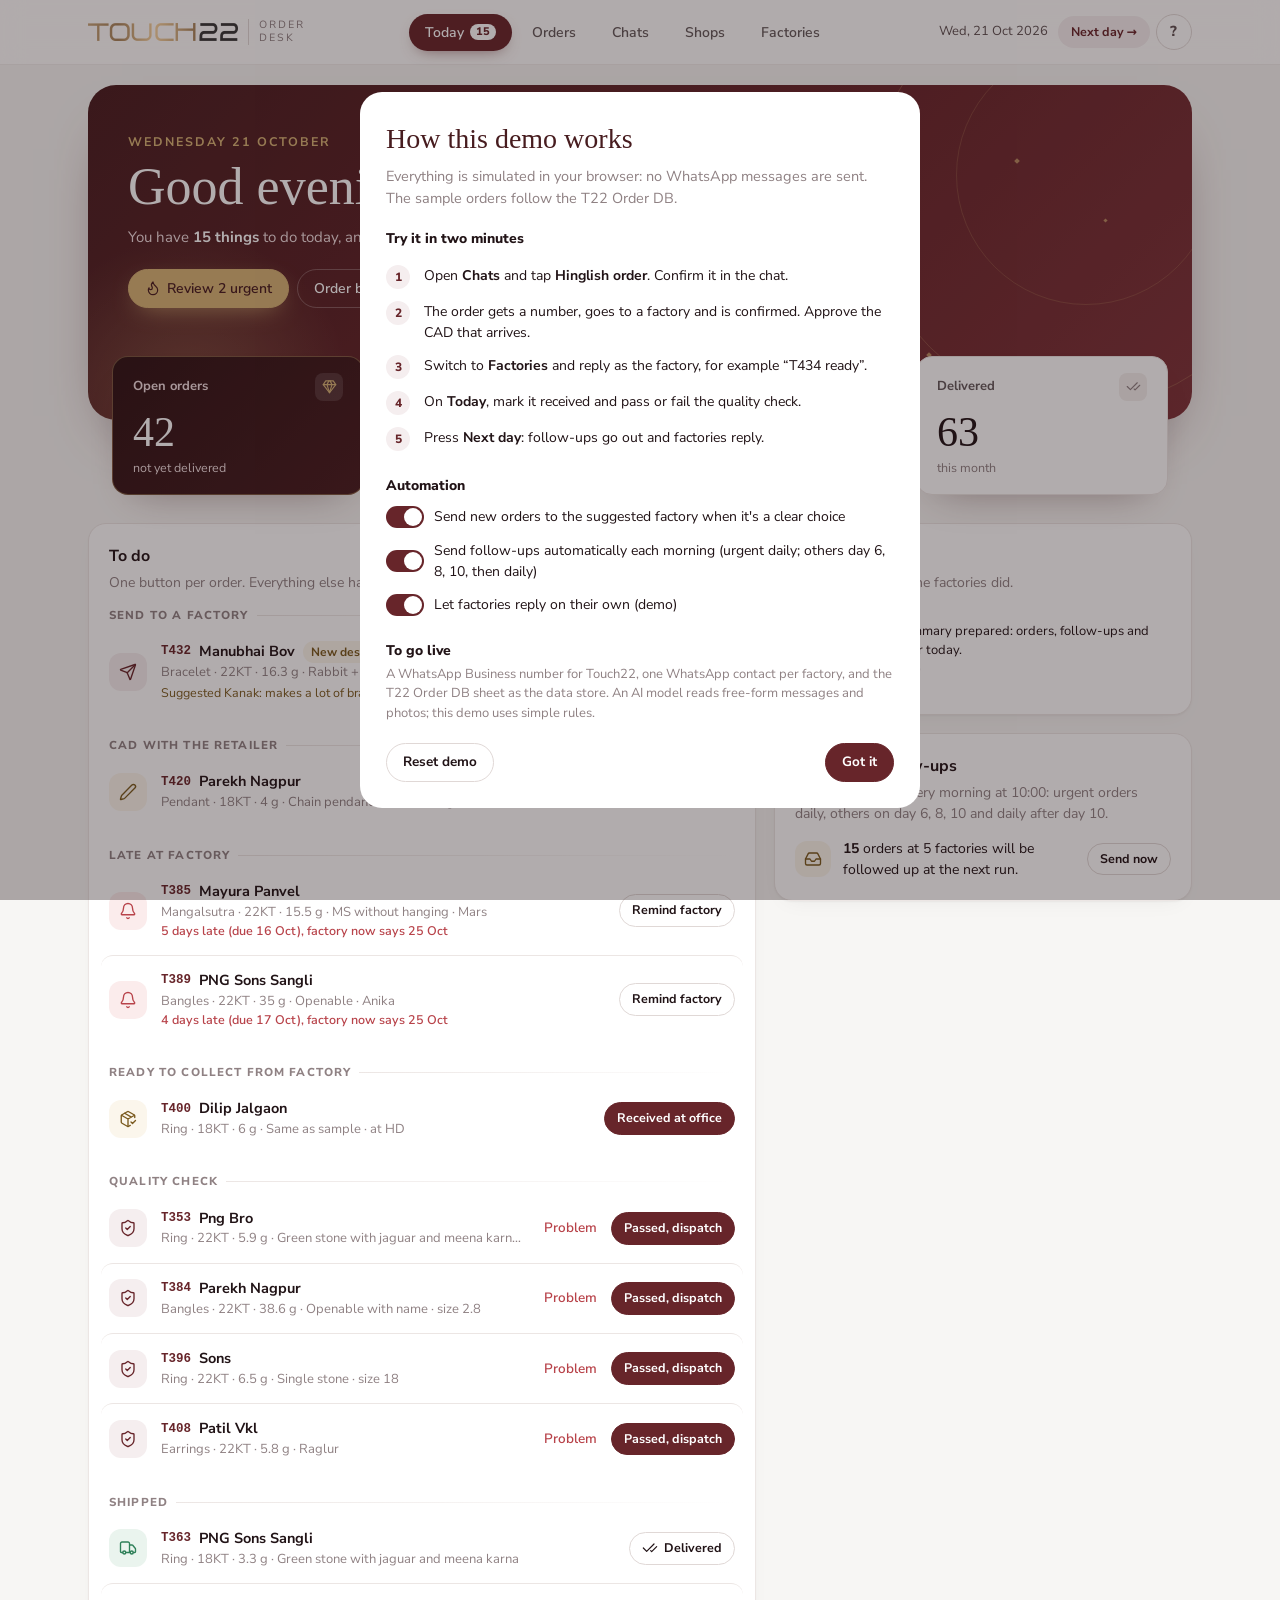
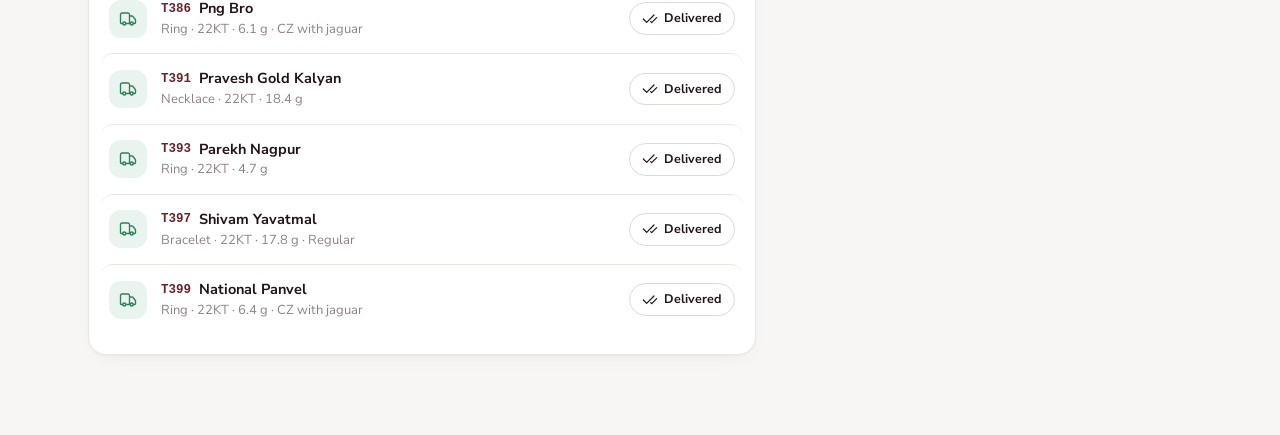
<file: orders/index.html>
<!doctype html>
<html lang="en">
<head>
<meta charset="utf-8">
<meta name="viewport" content="width=device-width,initial-scale=1">
<title>Touch22 Order Desk</title>
<meta name="description" content="Demo of the Touch22 order system: WhatsApp ordering in English, Hindi and Hinglish, automatic order numbers, factory routing, follow-ups and a simple dashboard.">
<link rel="icon" href="img/mono-dark.png">
<link rel="preconnect" href="https://fonts.googleapis.com">
<link rel="preconnect" href="https://fonts.gstatic.com" crossorigin>
<link href="https://fonts.googleapis.com/css2?family=Nunito+Sans:opsz,wght@6..12,400;6..12,600;6..12,700;6..12,800&display=swap" rel="stylesheet">
<link rel="stylesheet" href="orders.css">
</head>
<body>
<header class="top">
  <div class="top-in">
    <a class="logo" href="#today" aria-label="Touch22 Order Desk"><img src="img/word-dark.png" alt="Touch22"><span>Order<br>Desk</span></a>
    <nav class="tabs" id="tabs" aria-label="Sections"></nav>
    <div class="clock">
      <span class="d" id="todayLbl"></span>
      <button class="btn sm soft" id="nextDay" type="button" title="Demo clock: jump to the next day to see follow-ups, delays and factory replies">Next day →</button>
      <button class="icon-btn" id="helpBtn" type="button" aria-label="How this demo works" title="How this demo works">?</button>
    </div>
  </div>
</header>
<main>
  <section class="view" id="v-today"></section>
  <section class="view" id="v-orders"></section>
  <section class="view" id="v-chats"></section>
  <section class="view" id="v-shops"></section>
  <section class="view" id="v-factories"></section>
  <section class="view" id="v-order" aria-label="Order details"></section>
</main>
<div class="modal" id="help" role="dialog" aria-modal="true" aria-labelledby="helpT"></div>
<div id="toasts" aria-live="polite"></div>
<div id="tip" role="tooltip"></div>
<script src="orders.js"></script>
</body>
</html>
</file>
<file: orders/orders.css>
/* Touch22 Order Desk demo, styled like the live Order Desk app (same colours, type and layout). */
:root{
  --bg:#f7f6f4; --card:#fff; --ink:#211316; --ink-2:#5e5052; --muted:#8f8183; --line:#ece6e4; --line-2:#e0d8d6;
  --wine:#471c1f; --accent:#67252a; --accent-soft:#f5eeef; --blush:#e1cdd1;
  --gold:#d6b375; --gold-2:#b8893a; --gold-soft:#fbf6ec;
  --ok:#2f8059; --ok-soft:#eaf4ee; --warn:#a8781c; --warn-soft:#fbf3e2; --bad:#b8434a; --bad-soft:#fbecec;
  --c-cat:#8e3a44; --c-custom:#b8893a;
  --wa-bg:#efe7dd; --wa-out:#dcf8c6;
  --f-head:"Times New Roman",Times,"Liberation Serif",serif;
  --f-body:"Nunito Sans","Avenir Next","Avenir","Segoe UI",system-ui,sans-serif;
  --r:18px; --gold-ink:#7a5a1e; --shadow:0 1px 2px rgba(33,19,22,.04),0 8px 24px -12px rgba(33,19,22,.08);
  color-scheme:light;
}
*{box-sizing:border-box}
body{margin:0;background:var(--bg);color:var(--ink);font-family:var(--f-body);font-size:14.5px;line-height:1.5;-webkit-font-smoothing:antialiased}
button,input,select{font:inherit;color:inherit}
h1,h2,h3,p{margin:0}
a{color:var(--accent)}
:focus-visible{outline:2px solid var(--gold-2);outline-offset:2px;border-radius:8px}
.muted{color:var(--muted)} .small{font-size:13px}

/* Top bar */
.top{position:sticky;top:env(safe-area-inset-top,0px);z-index:30;background:rgba(255,255,255,.8);backdrop-filter:blur(12px) saturate(1.5);-webkit-backdrop-filter:blur(12px) saturate(1.5);border-bottom:1px solid rgba(236,230,228,.7)}
.top-in{max-width:1152px;margin:0 auto;display:flex;align-items:center;gap:16px;height:64px;padding:0 24px}
.logo{display:flex;align-items:center;gap:10px;text-decoration:none;flex:none}
.logo img{height:18px;width:auto}
.logo span{font-size:10.5px;letter-spacing:.2em;text-transform:uppercase;color:var(--muted);border-left:1px solid var(--line-2);padding-left:10px;line-height:1.2}
.tabs{display:flex;gap:4px;margin:0 auto}
.tabs a{display:flex;align-items:center;gap:6px;text-decoration:none;color:rgba(33,19,22,.7);font-weight:600;font-size:14px;padding:8px 16px;border-radius:999px;position:relative;transition:background .3s,color .3s}
.tabs a svg{width:20px;height:20px;display:none}
.tabs a:hover{background:var(--accent-soft);color:var(--accent)}
.tabs a.on{background:var(--accent);color:#fff;box-shadow:0 6px 16px -8px rgba(103,37,42,.7)}
.tabs .n{background:var(--gold);color:var(--wine);font-size:11px;font-weight:800;border-radius:999px;padding:0 6px;min-width:18px;text-align:center}
.tabs a.on .n{background:#fff;color:var(--accent)}
.clock{display:flex;align-items:center;gap:6px;flex:none}
.clock .d{font-size:13px;color:var(--ink-2);white-space:nowrap;margin-right:4px}
.icon-btn{width:36px;height:36px;border-radius:50%;border:1px solid var(--line-2);background:#fff;cursor:pointer;display:grid;place-items:center;color:var(--ink-2);font-weight:800;flex:none}
.icon-btn:hover{border-color:var(--accent);color:var(--accent)}

main{max-width:1152px;margin:0 auto;padding:28px 24px 80px}
.view{display:none}.view.on{display:block;animation:fade .45s cubic-bezier(.22,1,.36,1)}
@keyframes fade{from{opacity:0;transform:translateY(12px)}}
.page-head{display:flex;align-items:flex-end;gap:16px;margin-bottom:22px;flex-wrap:wrap}
.page-head h1{font-family:var(--f-head);font-weight:400;font-size:34px;line-height:1.1;color:var(--wine)}
.page-head p{color:var(--muted);margin-top:4px}
.page-head .right{margin-left:auto;display:flex;gap:8px;align-items:center;flex-wrap:wrap}

/* Buttons */
.btn{display:inline-flex;align-items:center;justify-content:center;gap:6px;border:1px solid var(--line-2);background:#fff;border-radius:999px;padding:8px 16px;font-size:13.5px;font-weight:700;cursor:pointer;white-space:nowrap;transition:background .15s,border-color .15s,color .15s}
.btn:hover{border-color:var(--accent);color:var(--accent)}
.btn.primary{background:var(--accent);border-color:var(--accent);color:#fff}
.btn.primary:hover{background:var(--wine);color:#fff;box-shadow:0 6px 16px -6px rgba(103,37,42,.55)}
.btn:active{transform:scale(.97)}
.btn.soft{background:var(--accent-soft);border-color:transparent;color:var(--accent)}
.btn.soft:hover{background:var(--blush)}
.btn.sm{padding:6px 12px;font-size:12.5px}
.btn.link{border:0;background:none;padding:6px 8px;color:var(--muted);font-weight:600}
.btn.link:hover{color:var(--accent)}
.btn.link.bad{color:var(--bad)}
.btn svg{width:16px;height:16px;flex:none}
.btn[disabled]{opacity:.5;pointer-events:none}
.btn.gold{background:var(--gold);border-color:var(--gold);color:var(--wine);box-shadow:0 8px 24px -10px rgba(214,179,117,.9)}
.btn.gold:hover{background:#e2c48d;color:var(--wine)}
.btn.ghost-w{background:transparent;border-color:rgba(255,255,255,.25);color:#fff}
.btn.ghost-w:hover{background:rgba(255,255,255,.1);color:#fff;border-color:rgba(255,255,255,.4)}
.btn.good{color:var(--ok);border-color:#cfe5d8}.btn.good:hover{background:var(--ok-soft)}
.btn.danger{color:var(--bad);border-color:#efd0d2}.btn.danger:hover{background:var(--bad-soft)}

/* Cards */
.card{background:var(--card);border:1px solid var(--line);border-radius:var(--r);box-shadow:var(--shadow);padding:20px;min-width:0}
.card-t{display:flex;align-items:center;gap:10px;margin-bottom:14px;flex-wrap:wrap}
.card-t h2{font-size:16px;font-weight:700;letter-spacing:-.005em;display:flex;align-items:center;gap:8px}
.card-t h2 svg{width:20px;height:20px;color:var(--gold)}
.card-t .sub{color:var(--muted);font-size:14px;width:100%;margin-top:-6px}
.card-t .r{margin-left:auto;display:flex;gap:6px;align-items:center}
.grid{display:grid;gap:18px;align-content:start}
.cols{display:grid;grid-template-columns:1.6fr 1fr;gap:18px;align-items:start}
.two{display:grid;grid-template-columns:1fr 1fr;gap:18px;align-items:start}

/* Hero (Today) */
.hero{position:relative;isolation:isolate;overflow:hidden;border-radius:28px;margin-top:-8px;padding:48px 40px 112px;color:#fff;
  background:linear-gradient(135deg,var(--wine),var(--accent) 55%,#7d3238);box-shadow:0 30px 60px -34px rgba(71,28,31,.8)}
.hero .ring{position:absolute;border-radius:50%;pointer-events:none;z-index:-1}
.hero .r1{top:-96px;right:-96px;width:420px;height:420px;border:1px solid rgba(214,179,117,.25)}
.hero .r2{top:-40px;right:-24px;width:260px;height:260px;border:1px solid rgba(214,179,117,.2)}
.hero .glow{position:absolute;bottom:-160px;left:-80px;width:360px;height:360px;border-radius:50%;z-index:-1;background:radial-gradient(circle,rgba(214,179,117,.28),transparent 65%)}
.hero .gem-dot{position:absolute;z-index:-1;background:rgba(214,179,117,.7);transform:rotate(45deg);animation:float 3.2s ease-in-out infinite}
@keyframes float{0%,100%{translate:0 0}50%{translate:0 -4px}}
.hero .eyebrow{font-size:12.5px;font-weight:700;letter-spacing:.16em;text-transform:uppercase;color:var(--gold)}
.hero h1{font-family:var(--f-head);font-weight:400;font-size:52px;line-height:1.05;margin-top:8px}
.hero .sum{margin-top:12px;max-width:576px;font-size:15px;color:#f1dfe1}
.hero .sum b{color:#fff}.hero .sum b.g{color:var(--gold)}
.hero-a{display:flex;gap:8px;flex-wrap:wrap;margin-top:20px}
.hero-a .btn{padding:8px 16px;font-size:14px;font-weight:600}

/* Stats */
.stats{display:grid;grid-template-columns:repeat(4,minmax(0,1fr));gap:16px;margin-bottom:28px}
.stats.lift{position:relative;z-index:2;margin-top:-64px;padding:0 24px}
.stat{position:relative;overflow:hidden;background:#fff;border:1px solid var(--line);border-radius:16px;padding:16px 20px;box-shadow:0 18px 40px -24px rgba(71,28,31,.45);text-align:left;cursor:pointer;transition:transform .3s,border-color .3s,box-shadow .3s}
.stat:hover{border-color:var(--blush);transform:translateY(-2px);box-shadow:0 14px 30px -16px rgba(71,28,31,.35)}
.stat .l{font-size:13px;color:rgba(33,19,22,.7);font-weight:700;display:flex;align-items:center;justify-content:space-between}
.stat .si{width:28px;height:28px;border-radius:8px;display:grid;place-items:center;background:#f3efed;color:var(--muted);transition:transform .3s}
.stat:hover .si{transform:scale(1.1)}
.stat .si svg{width:15px;height:15px}
.stat .v{font-family:var(--f-head);font-size:42px;line-height:1;margin-top:10px;color:var(--ink)}
.stat .h{font-size:12.5px;color:var(--muted);margin-top:6px}
.stat.hl{background:linear-gradient(135deg,#2e1214,var(--wine));border-color:rgba(214,179,117,.4)}
.stat.hl:hover{border-color:var(--gold)}
.stat.hl .l,.stat.hl .h{color:#f1dfe1}.stat.hl .v{color:#fff}.stat.hl .si{background:rgba(255,255,255,.12);color:var(--gold)}
.stat.bad .v{color:var(--bad)}.stat.bad .si{background:var(--bad-soft);color:var(--bad)}

/* Rows */
.rows{display:flex;flex-direction:column}
.r-item{display:flex;align-items:center;gap:14px;padding:14px 8px;margin:0 -8px;border-top:1px solid var(--line);border-radius:12px;min-width:0;transition:background .2s}
.r-item:hover{background:rgba(243,239,237,.5)}
.r-item:first-child,.grp+.r-item{border-top-color:transparent}
.r-ic{width:38px;height:38px;border-radius:12px;display:grid;place-items:center;flex:none;background:var(--accent-soft);color:var(--accent);transition:transform .3s}
.r-item:hover .r-ic{transform:scale(1.1) rotate(-6deg)}
.r-ic svg{width:18px;height:18px}
.r-ic.gold{background:var(--gold-soft);color:var(--gold-ink)} .r-ic.ok{background:var(--ok-soft);color:var(--ok)} .r-ic.bad{background:var(--bad-soft);color:var(--bad)}
.r-body{flex:1;min-width:0}
.r-body b{font-weight:700}
.r-t{display:flex;align-items:center;gap:8px;flex-wrap:wrap}
.r-body .sug{font-size:12.5px;color:var(--gold-ink);white-space:nowrap;overflow:hidden;text-overflow:ellipsis;margin-top:2px}
.r-body .lt{font-size:12.5px;font-weight:600;color:var(--bad)}
.r-body .s{color:var(--muted);font-size:13px;white-space:nowrap;overflow:hidden;text-overflow:ellipsis}
.r-act{display:flex;gap:6px;align-items:center;flex:none}
.grp{display:flex;align-items:center;gap:8px;font-size:11.5px;font-weight:800;letter-spacing:.1em;text-transform:uppercase;color:var(--muted);margin:20px 0 2px}
.grp::after{content:"";height:1px;flex:1;background:linear-gradient(90deg,var(--line),transparent)}
.grp:first-child{margin-top:0}
.fu{display:flex;align-items:center;gap:12px;font-size:14px}
.fu .r-ic{width:36px;height:36px}
.fu .btn{margin-left:auto}
.ref{font-family:ui-monospace,SFMono-Regular,Menlo,monospace;font-weight:700;font-size:12.5px;color:var(--accent);background:none;border:0;padding:0;cursor:pointer;white-space:nowrap}
.ref:hover{text-decoration:underline}
.empty{color:var(--muted);text-align:center;padding:26px 10px;font-size:13.5px}
.empty .ic{width:48px;height:48px;border-radius:16px;display:grid;place-items:center;margin:0 auto 10px;background:linear-gradient(135deg,var(--gold-soft),var(--accent-soft));color:var(--accent);box-shadow:inset 0 0 0 1px rgba(214,179,117,.35);animation:float 3.2s ease-in-out infinite}
.empty .ic svg{width:20px;height:20px}
select.sel{border:1px solid var(--line-2);border-radius:999px;padding:6px 12px;background:#fff;font-size:13px;font-weight:700}

/* Status */
.st{display:inline-flex;align-items:center;gap:6px;font-size:12.5px;font-weight:800;white-space:nowrap}
.st i{width:8px;height:8px;border-radius:50%;background:currentColor;flex:none}
.st.new{color:#3d5a80}.st.fac{color:#6b4c9a}.st.cad{color:var(--gold-2)}.st.make{color:var(--accent)}.st.qc{color:#2c6470}.st.ship{color:var(--ok)}.st.done{color:var(--muted)}.st.issue{color:var(--bad)}
.tag{display:inline-flex;align-items:center;font-size:12px;font-weight:700;padding:2px 8px;border-radius:999px;white-space:nowrap}
.tag.urgent{background:var(--accent);color:#fff}
.tag.late{background:var(--bad-soft);color:var(--bad)}
.tag.new{background:var(--gold-soft);color:#7a5a1e}
.tag.soft{background:#f3efed;color:rgba(33,19,22,.75)}
.tag.good{background:var(--ok-soft);color:var(--ok)} .tag.watch{background:var(--warn-soft);color:var(--warn)} .tag.bad{background:var(--bad-soft);color:var(--bad)}

/* Board */
.toolbar{display:flex;gap:8px;align-items:center;flex-wrap:wrap;margin-bottom:16px}
.search{display:flex;align-items:center;gap:8px;width:224px;border:1px solid var(--line-2);border-radius:999px;padding:0 14px;background:#fff;height:36px;color:var(--muted)}
.search svg{width:16px;height:16px;flex:none}
.search input{border:0;outline:0;background:none;flex:1;min-width:0;font-size:14px;color:var(--ink)}
.toolbar .hint{margin-left:auto}
.seg{display:inline-flex;background:#fff;border:1px solid var(--line-2);border-radius:999px;padding:3px}
.seg button{border:0;background:none;padding:5px 14px;border-radius:999px;font-weight:600;font-size:14px;cursor:pointer;color:var(--ink-2);display:inline-flex;align-items:center;gap:6px}
.seg button svg{width:16px;height:16px}
.seg button.on{background:var(--accent);color:#fff}
.board{display:grid;grid-template-columns:repeat(6,minmax(176px,1fr));gap:12px;overflow-x:auto;padding-bottom:10px;align-items:start}
.col{background:rgba(243,239,237,.6);border:1px solid var(--line);border-radius:18px;padding:10px;min-width:0}
.col-h{display:flex;align-items:center;gap:8px;padding:6px 6px 12px}
.col-h b{font-size:14px;font-weight:700;white-space:nowrap;overflow:hidden;text-overflow:ellipsis}
.col-h .ci svg{width:16px;height:16px;display:block}
.col-h .c{margin-left:auto;color:var(--muted);font-weight:700;font-size:12px;background:#fff;border-radius:999px;padding:1px 8px;font-variant-numeric:tabular-nums}
.col-b{display:flex;flex-direction:column;gap:8px;max-height:calc(100vh - 250px);overflow-y:auto;padding:2px}
.oc{background:#fff;border:1px solid var(--line);border-radius:14px;padding:12px;box-shadow:0 1px 2px rgba(33,19,22,.04);cursor:pointer;text-align:left;width:100%;transition:border-color .15s,box-shadow .15s;display:block}
.oc:hover{border-color:var(--blush);box-shadow:0 6px 16px -10px rgba(33,19,22,.25)}
.oc .t{display:flex;align-items:center;gap:6px}
.oc .t .ref{font-size:12px}
.oc .t .tag{font-size:11px;padding:1px 7px}
.oc .c{font-weight:700;margin-top:4px;font-size:13.5px;white-space:nowrap;overflow:hidden;text-overflow:ellipsis}
.oc .i{color:var(--ink-2);font-size:12.5px}
.oc .f{display:flex;justify-content:space-between;gap:6px;margin-top:12px;font-size:12.5px;color:var(--muted)}
.oc .f .late{color:var(--bad);font-weight:600}
.oc .f .soon{color:var(--warn);font-weight:800}
.col .empty{padding:14px 6px;font-size:12.5px}

/* Table */
.tbl{background:#fff;border:1px solid var(--line);border-radius:var(--r);box-shadow:var(--shadow);overflow:auto;max-height:calc(100vh - 220px)}
table{border-collapse:collapse;width:100%;font-size:13.5px}
th{text-align:left;font-size:11.5px;font-weight:700;letter-spacing:.06em;text-transform:uppercase;color:var(--muted);padding:12px 14px;border-bottom:1px solid var(--line);white-space:nowrap;background:#fff;position:sticky;top:0;z-index:1}
td{padding:12px 14px;border-bottom:1px solid var(--line);white-space:nowrap}
tbody tr{cursor:pointer}
tbody tr:hover td{background:#fcfafa}
tbody tr:last-child td{border-bottom:0}
td .late{color:var(--bad);font-weight:800}

/* Chats */
.chat-wrap{display:grid;grid-template-columns:300px 1fr;background:#fff;border:1px solid var(--line);border-radius:var(--r);box-shadow:var(--shadow);overflow:hidden;height:calc(100vh - 190px);min-height:540px}
.c-list{border-right:1px solid var(--line);display:flex;flex-direction:column;min-height:0;min-width:0}
.c-list .seg{margin:14px;display:flex}
.c-list .seg button{flex:1}
.c-items{overflow-y:auto;flex:1}
.c-item{display:flex;gap:12px;align-items:center;width:100%;border:0;background:none;padding:12px 16px;text-align:left;cursor:pointer;border-top:1px solid var(--line)}
.c-item:hover{background:#fcfafa}
.c-item.on{background:var(--accent-soft)}
.av{width:40px;height:40px;border-radius:50%;display:grid;place-items:center;flex:none;font-weight:800;color:#fff;background:var(--accent);font-size:15px;overflow:hidden}
.av img{height:24px;width:auto}
.av.f{background:var(--gold-soft);color:#7a5a1e}
.c-item .nm{flex:1;min-width:0}
.c-item .nm b{display:block;font-size:14px}
.c-item .nm span{display:block;font-size:12.5px;color:var(--muted);white-space:nowrap;overflow:hidden;text-overflow:ellipsis}
.c-item .cnt{font-size:11.5px;color:var(--muted);white-space:nowrap}
.c-main{display:flex;flex-direction:column;min-width:0;min-height:0}
.c-head{display:flex;align-items:center;gap:12px;padding:12px 18px;border-bottom:1px solid var(--line)}
.c-head b{display:block}
.c-head span{font-size:12.5px;color:var(--muted)}
.c-head .r{margin-left:auto}
.msgs{flex:1;overflow-y:auto;padding:18px 7%;display:flex;flex-direction:column;gap:6px;background:var(--wa-bg)}
.m{max-width:min(78%,460px);padding:8px 11px 5px;border-radius:12px;font-size:13.5px;line-height:1.45;box-shadow:0 1px 1px rgba(0,0,0,.06);background:#fff;align-self:flex-start;white-space:pre-wrap;word-wrap:break-word}
.m.out{background:var(--wa-out);align-self:flex-end}
.m .tm{display:block;text-align:right;font-size:10.5px;color:#8a8a8a;margin-top:2px}
.m .who{display:block;font-size:11.5px;font-weight:800;color:var(--accent)}
.m .rf{display:inline-block;font-family:ui-monospace,Menlo,monospace;font-size:11px;font-weight:700;background:rgba(103,37,42,.08);color:var(--accent);border-radius:5px;padding:0 5px;margin-bottom:3px;cursor:pointer;border:0}
.m .btns{display:flex;flex-direction:column;margin:6px -11px -5px;border-top:1px solid rgba(0,0,0,.07)}
.m .btns button{border:0;background:none;color:#0b7cbd;font-weight:700;padding:9px;cursor:pointer}
.m .btns button+button{border-top:1px solid rgba(0,0,0,.07)}
.m .btns button[disabled]{color:#a5b0b5;cursor:default}
.m .sum{background:rgba(255,255,255,.7);border-radius:8px;padding:6px 9px;margin:5px 0;white-space:normal;display:grid;grid-template-columns:auto 1fr;gap:2px 12px;font-size:12.5px}
.m .sum span{color:#777}
.m svg.art{width:100%;max-width:260px;height:auto;border-radius:8px;display:block;margin-bottom:4px}
.m.sys{align-self:center;background:#fdf6dc;color:#5a4a1a;font-size:12px;box-shadow:none;text-align:center}
.m.day{align-self:center;background:rgba(255,255,255,.8);color:#5f6b70;font-size:11px;box-shadow:none;padding:3px 10px}
.typing{align-self:flex-start;background:#fff;border-radius:12px;padding:10px 13px;display:flex;gap:4px}
.typing i{width:6px;height:6px;border-radius:50%;background:#aaa;animation:blink 1s infinite}
.typing i:nth-child(2){animation-delay:.2s}.typing i:nth-child(3){animation-delay:.4s}
@keyframes blink{50%{opacity:.25}}
.c-foot{border-top:1px solid var(--line);padding:10px 14px;display:flex;flex-direction:column;gap:8px;background:#fff}
.chips{display:flex;gap:6px;overflow-x:auto;padding-bottom:2px;align-items:center}
.chips .lbl{font-size:12px;color:var(--muted);font-weight:700;white-space:nowrap}
.chip{border:1px solid var(--line-2);background:#fff;border-radius:999px;padding:6px 12px;font-size:12.5px;font-weight:700;cursor:pointer;white-space:nowrap;flex:none}
.chip:hover{border-color:var(--accent);color:var(--accent)}
.chip.on{background:var(--accent);color:#fff;border-color:var(--accent)}
.compose{display:flex;gap:8px;align-items:center}
.compose input{flex:1;min-width:0;border:1px solid var(--line-2);border-radius:999px;padding:10px 16px;background:var(--bg)}
.compose .send{width:42px;height:42px;border-radius:50%;border:0;background:var(--accent);color:#fff;cursor:pointer;display:grid;place-items:center;flex:none}
.compose .att{width:38px;height:38px;border-radius:50%;border:0;background:none;color:var(--muted);cursor:pointer;display:grid;place-items:center;flex:none}
.c-back{display:none}

/* Reports */
.fgrid{display:grid;grid-template-columns:repeat(auto-fill,minmax(220px,1fr));gap:14px}
.fc{border:1px solid var(--line);border-radius:16px;padding:16px;background:#fff}
.fc .h{display:flex;align-items:center;gap:8px}
.fc .h b{font-size:15px}
.fc .h .tag{margin-left:auto}
.fc .big{font-family:var(--f-head);font-size:38px;line-height:1;margin-top:12px}
.fc .big small{font-family:var(--f-body);font-size:12.5px;color:var(--muted);margin-left:6px}
.meter{height:8px;border-radius:99px;background:#f0ebe9;margin:10px 0 12px;overflow:hidden}
.meter i{display:block;height:100%;border-radius:99px}
.fc dl{display:grid;grid-template-columns:1fr auto;gap:4px 10px;margin:0;font-size:12.5px}
.fc dt{color:var(--muted)} .fc dd{margin:0;font-weight:800;text-align:right}
.bars{display:flex;flex-direction:column;gap:12px}
.bar-row{display:grid;grid-template-columns:96px 1fr 76px;gap:12px;align-items:center;font-size:13px}
.bar-row .nm{font-weight:700;color:var(--ink-2)}
.bar-row .v{text-align:right;color:var(--muted);font-variant-numeric:tabular-nums}
.track{display:flex;gap:2px;height:12px}
.track i{display:block;height:100%;border-radius:2px}
.track i:first-child{border-radius:4px 2px 2px 4px}.track i:last-child{border-radius:2px 4px 4px 2px}.track i:only-child{border-radius:4px}
.legend{display:flex;gap:16px;font-size:12.5px;color:var(--ink-2);margin-top:14px;flex-wrap:wrap}
.legend i{display:inline-block;width:10px;height:10px;border-radius:3px;margin-right:6px}
.insight{background:var(--gold-soft);border:1px solid #f0e2c4;border-radius:16px;padding:16px 18px;font-size:14px;line-height:1.55}
.insight b{color:var(--wine)}
.insight .k{font-size:11.5px;font-weight:800;letter-spacing:.1em;text-transform:uppercase;color:var(--gold-2);display:block;margin-bottom:4px}

/* Order page */
.back{display:inline-flex;align-items:center;gap:6px;border:0;background:none;color:var(--muted);font-size:14px;cursor:pointer;padding:0;margin-bottom:14px}
.back svg{width:16px;height:16px}.back:hover{color:var(--accent)}
.track-card{margin-bottom:20px;padding:22px 20px}
.track-s{list-style:none;margin:0;padding:0;display:grid;grid-template-columns:repeat(var(--n),1fr);position:relative}
.track-s::before,.track-s::after{content:"";position:absolute;top:18px;left:calc(100%/var(--n)/2);height:3px;border-radius:99px}
.track-s::before{right:calc(100%/var(--n)/2);background:#f3efed}
.track-s::after{width:calc((100% - 100%/var(--n))*var(--p));background:linear-gradient(90deg,var(--gold),var(--accent));animation:grow 1s cubic-bezier(.22,1,.36,1) .2s both;transform-origin:left}
@keyframes grow{from{transform:scaleX(0)}}
.track-s li{display:grid;justify-items:center;gap:6px;text-align:center;position:relative;z-index:1}
.track-s .c{width:38px;height:38px;border-radius:50%;border:2px solid var(--line);background:#fff;display:grid;place-items:center;color:rgba(143,129,131,.6);position:relative}
.track-s .c svg{width:16px;height:16px}
.track-s b{font-size:12.5px;font-weight:700;color:var(--muted)}
.track-s .past .c{background:var(--accent);border-color:var(--accent);color:#fff}.track-s .past b{color:var(--ink)}
.track-s .now .c{border-color:var(--accent);color:var(--accent)}.track-s .now b{color:var(--accent)}
.track-s .now .c::after{content:"";position:absolute;inset:-5px;border-radius:50%;background:var(--accent);opacity:.25;animation:ping 2.2s cubic-bezier(0,0,.2,1) infinite}
.track-s .now.bad .c{border-color:var(--bad);color:var(--bad)}.track-s .now.bad b{color:var(--bad)}.track-s .now.bad .c::after{background:var(--bad)}
@keyframes ping{75%,100%{transform:scale(1.5);opacity:0}}
.next{background:linear-gradient(135deg,#fff,var(--accent-soft))}
.pulse{width:8px;height:8px;border-radius:50%;background:var(--accent);display:inline-block;animation:blink 1.6s infinite}
.next-b{display:flex;gap:16px;align-items:center;flex-wrap:wrap}
.next-b>div:first-child{flex:1;min-width:220px}
.next .q{font-weight:700;margin-bottom:2px}
.next .h{font-size:14px;color:var(--muted)}
.next .a{display:flex;gap:8px;flex-wrap:wrap;align-items:center}
.photo{position:relative;width:224px;max-width:100%;border-radius:16px;overflow:hidden;background:#f3ece8;border:1px solid var(--line);margin-bottom:20px}
.photo svg.art{display:block;width:100%;height:auto}
.photo .tag{position:absolute;left:8px;bottom:8px;background:rgba(255,255,255,.9)}
.facts{display:grid;grid-template-columns:repeat(3,minmax(0,1fr));gap:14px 18px}
.facts span{display:block;font-size:12.5px;color:var(--muted)}
.facts b{font-weight:400;font-size:14.5px}
.remark{margin-top:18px;background:#f3efed;border-radius:12px;padding:10px 14px;font-size:14px}
.msgs.inset{max-height:420px;border-radius:14px;padding:14px}
.tl{list-style:none;margin:0;padding:0}
.tl li{position:relative;padding:0 0 14px 22px;font-size:14px}
.tl li::before{content:"";position:absolute;left:0;top:6px;width:9px;height:9px;border-radius:50%;background:#3d5a80}
.tl li::after{content:"";position:absolute;left:4px;top:18px;bottom:0;width:1px;background:var(--line)}
.tl li:last-child::after{display:none}
.tl li.gold::before{background:var(--accent)}.tl li.ok::before{background:var(--ok)}.tl li.bad::before{background:var(--bad)}
.tl time{display:block;color:var(--muted);font-size:12px}
.o-links{display:flex;gap:4px;flex-wrap:wrap;align-items:center}
.o-links .bad{margin-left:auto}

/* Shops */
.shops{display:grid;grid-template-columns:repeat(3,minmax(0,1fr));gap:16px}
.shop{text-align:left;cursor:pointer;font:inherit;color:inherit;transition:transform .3s,border-color .3s,box-shadow .3s}
.shop:hover{transform:translateY(-2px);border-color:var(--blush);box-shadow:0 18px 36px -20px rgba(71,28,31,.35)}
.shop h3{font-family:var(--f-head);font-weight:400;font-size:20px;color:var(--wine)}
.shop .sub{color:var(--muted);font-size:14px;margin-top:2px}
.shop .tags{display:flex;gap:6px;flex-wrap:wrap;margin:14px 0 8px}

/* Modal + toast + tooltip */
.modal{position:fixed;inset:0;z-index:60;display:none;align-items:center;justify-content:center;padding:16px;background:rgba(33,19,22,.35)}
.modal.on{display:flex}
.modal .box{background:#fff;border-radius:22px;max-width:560px;width:100%;max-height:90vh;overflow:auto;padding:26px}
.modal h2{font-family:var(--f-head);font-weight:400;font-size:28px;color:var(--wine);margin-bottom:6px}
.modal h3{font-size:14px;font-weight:800;margin:18px 0 4px}
.steps-l{margin:10px 0 0;padding:0;list-style:none;counter-reset:s}
.steps-l li{counter-increment:s;display:grid;grid-template-columns:28px 1fr;gap:10px;padding:6px 0;font-size:14px}
.steps-l li::before{content:counter(s);width:24px;height:24px;border-radius:50%;background:var(--accent-soft);color:var(--accent);font-weight:800;font-size:12px;display:grid;place-items:center}
.sw{display:flex;align-items:center;gap:10px;padding:6px 0;font-size:14px;cursor:pointer}
.sw input{width:38px;height:22px;appearance:none;-webkit-appearance:none;background:var(--line-2);border-radius:999px;position:relative;cursor:pointer;flex:none;transition:background .15s;margin:0}
.sw input::after{content:"";position:absolute;top:2px;left:2px;width:18px;height:18px;border-radius:50%;background:#fff;transition:left .15s}
.sw input:checked{background:var(--accent)} .sw input:checked::after{left:18px}
#toasts{position:fixed;bottom:22px;left:50%;transform:translateX(-50%);z-index:70;display:flex;flex-direction:column;gap:8px;align-items:center;pointer-events:none}
.toast{background:var(--wine);color:#fff;padding:10px 16px;border-radius:999px;font-weight:600;border:1px solid var(--blush);font-size:13.5px;box-shadow:0 10px 30px rgba(0,0,0,.2);max-width:min(520px,92vw);animation:fade .2s ease}
.toast b{color:var(--gold)}
#tip{position:fixed;z-index:80;background:var(--ink);color:#fff;font-size:12px;padding:6px 9px;border-radius:8px;pointer-events:none;opacity:0;max-width:260px}
#tip.on{opacity:1}

@media (max-width:1080px){
  .stats{grid-template-columns:repeat(2,minmax(0,1fr))}
  .cols,.two{grid-template-columns:1fr}
  .shops{grid-template-columns:repeat(2,minmax(0,1fr))}
}
@media (max-width:760px){
  .top{backdrop-filter:none;-webkit-backdrop-filter:none;background:#fff}
  .top-in{height:58px;padding:0 16px;gap:10px}
  .logo span{display:none}
  .logo img{height:16px}
  .tabs{position:fixed;left:0;right:0;bottom:0;background:#fff;border-top:1px solid var(--line);justify-content:space-around;padding:6px 6px calc(6px + env(safe-area-inset-bottom));margin:0;z-index:40}
  .tabs a{flex-direction:column;gap:2px;font-size:11px;padding:6px 10px;border-radius:12px}
  .tabs a svg{display:block}
  .tabs a.on{background:var(--accent-soft);color:var(--accent)}
  .tabs .n{position:absolute;top:0;right:2px}
  .clock{margin-left:auto}
  .clock .d{display:none}
  main{padding:20px 16px 110px}
  .page-head{margin-bottom:16px}
  .page-head h1{font-size:28px}
  .stat{padding:14px 16px}
  .stat .v{font-size:34px}
  .stats{gap:12px}
  .stats.lift{padding:0 12px}
  .hero{padding:36px 24px 96px}
  .hero h1{font-size:38px}
  .shops{grid-template-columns:1fr}
  .page-head .right{margin-left:0;width:100%}
  .search{flex:1;width:auto}
  .facts{grid-template-columns:repeat(2,minmax(0,1fr))}
  .track-s b{display:none}
  .track-s .now b{display:block;font-size:11.5px}
  .r-act{flex-wrap:wrap;justify-content:flex-end}
  .card{padding:18px}
  .r-item{flex-wrap:wrap}
  .r-act{width:100%;padding-left:52px}
  .board{grid-template-columns:repeat(6,80vw);scroll-snap-type:x mandatory}
  .col{scroll-snap-align:start}
  .chat-wrap{grid-template-columns:minmax(0,1fr);height:calc(100vh - 220px)}
  .chat-wrap.open .c-list{display:none}
  .chat-wrap:not(.open) .c-main{display:none}
  .c-back{display:grid}
  .msgs{padding:14px 10px}
  .bar-row{grid-template-columns:76px 1fr 60px}
}
</file>
